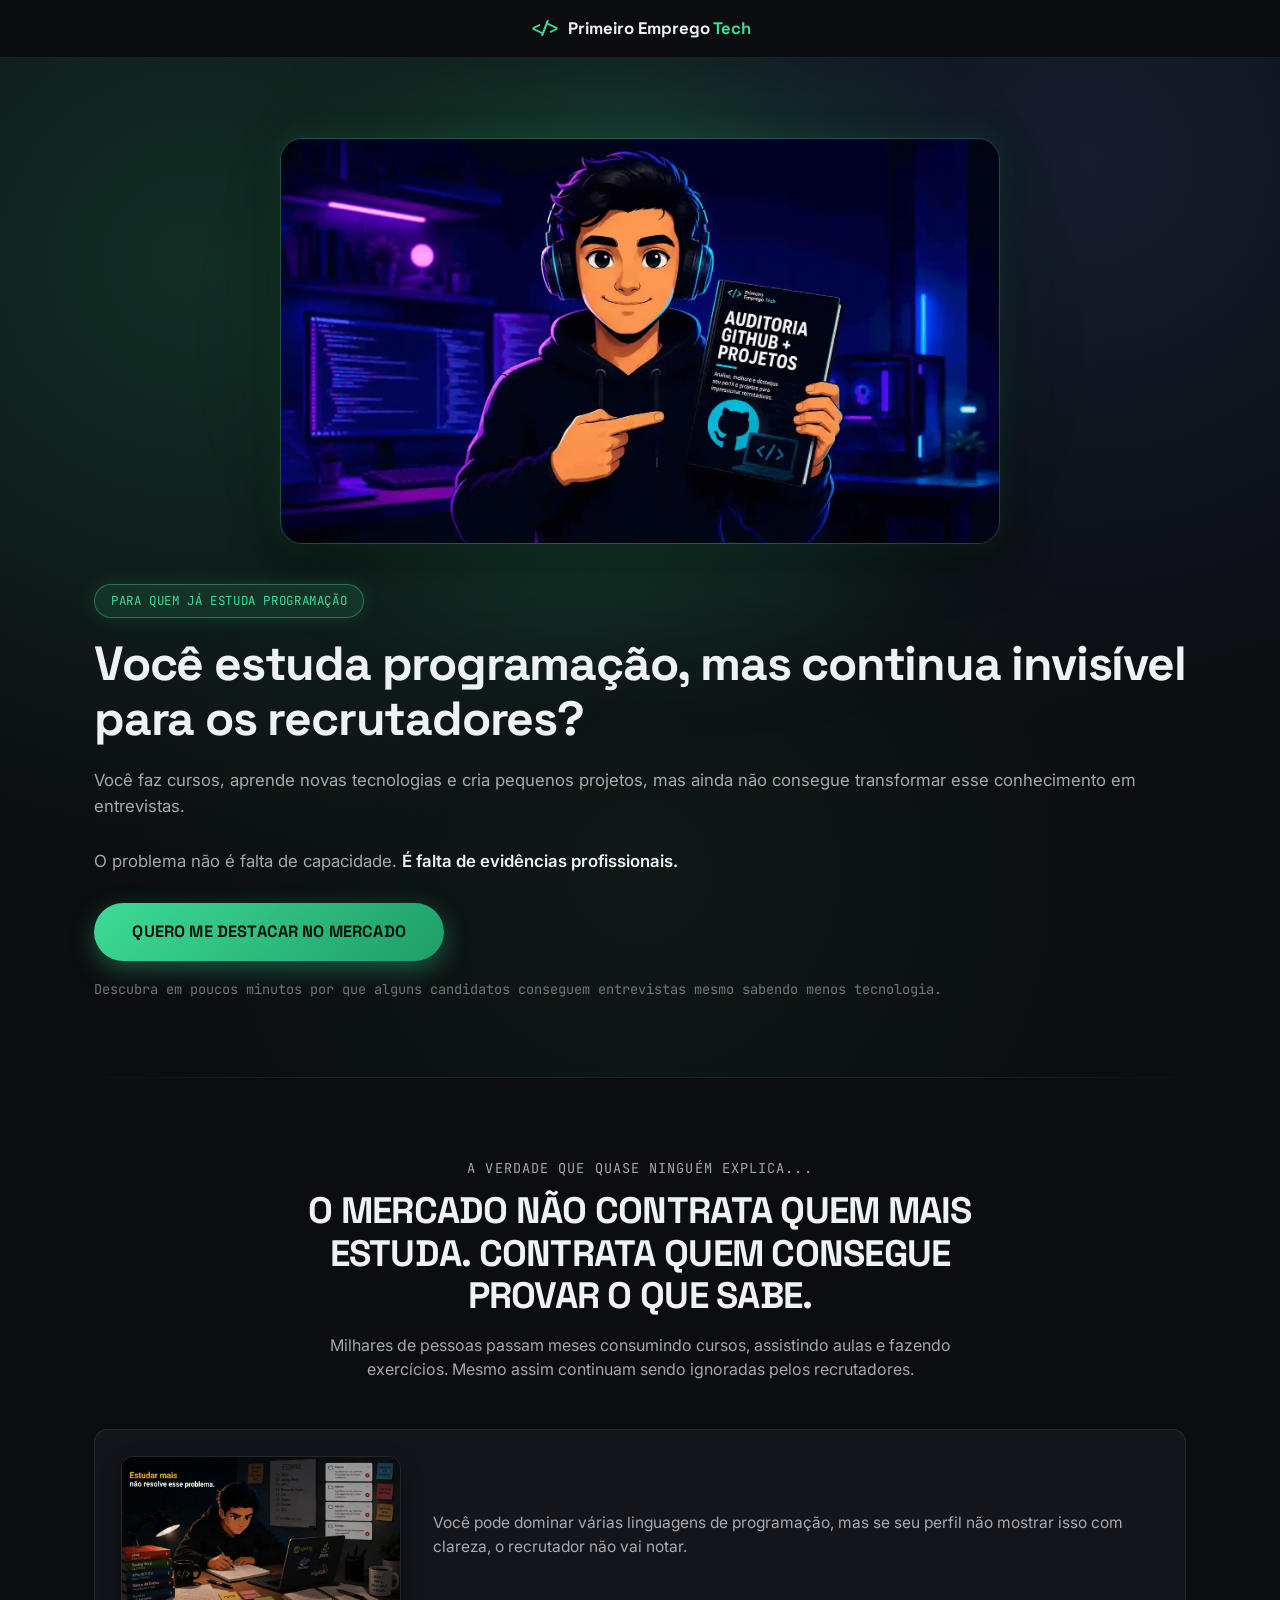
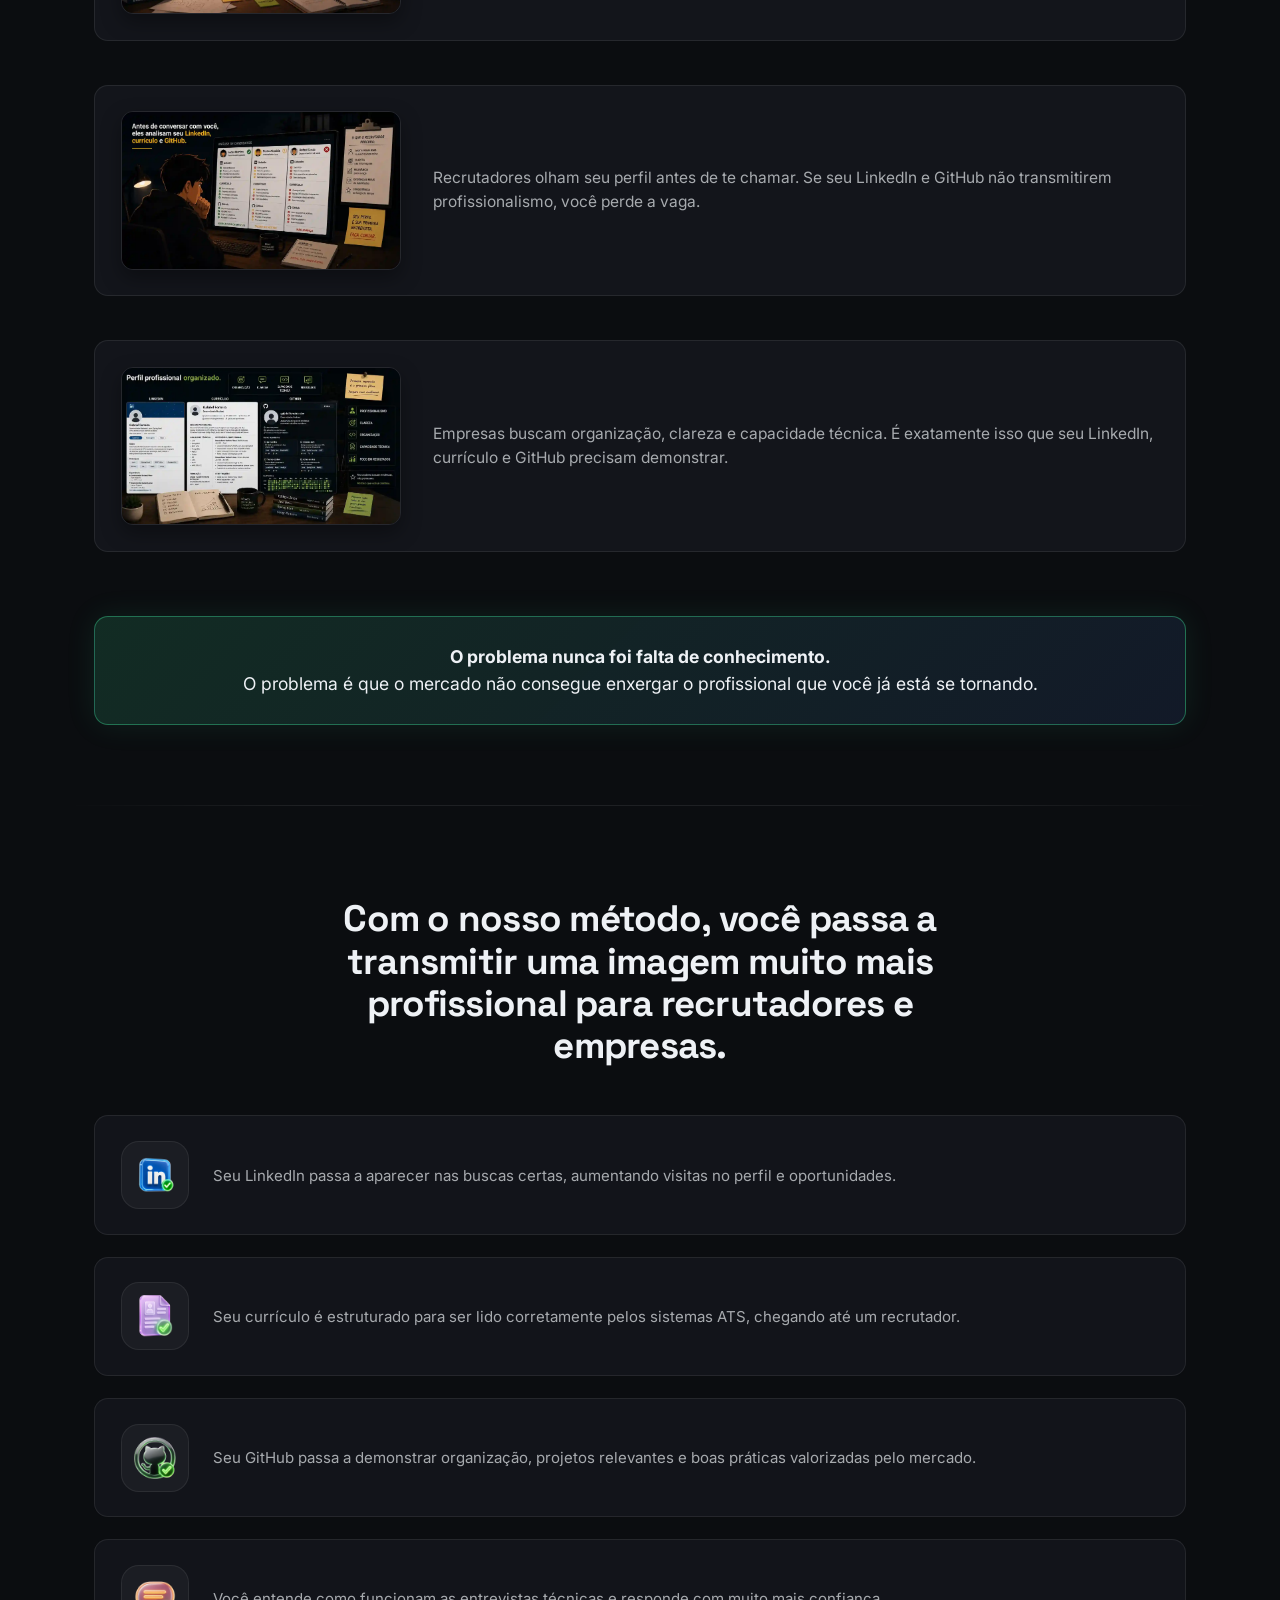
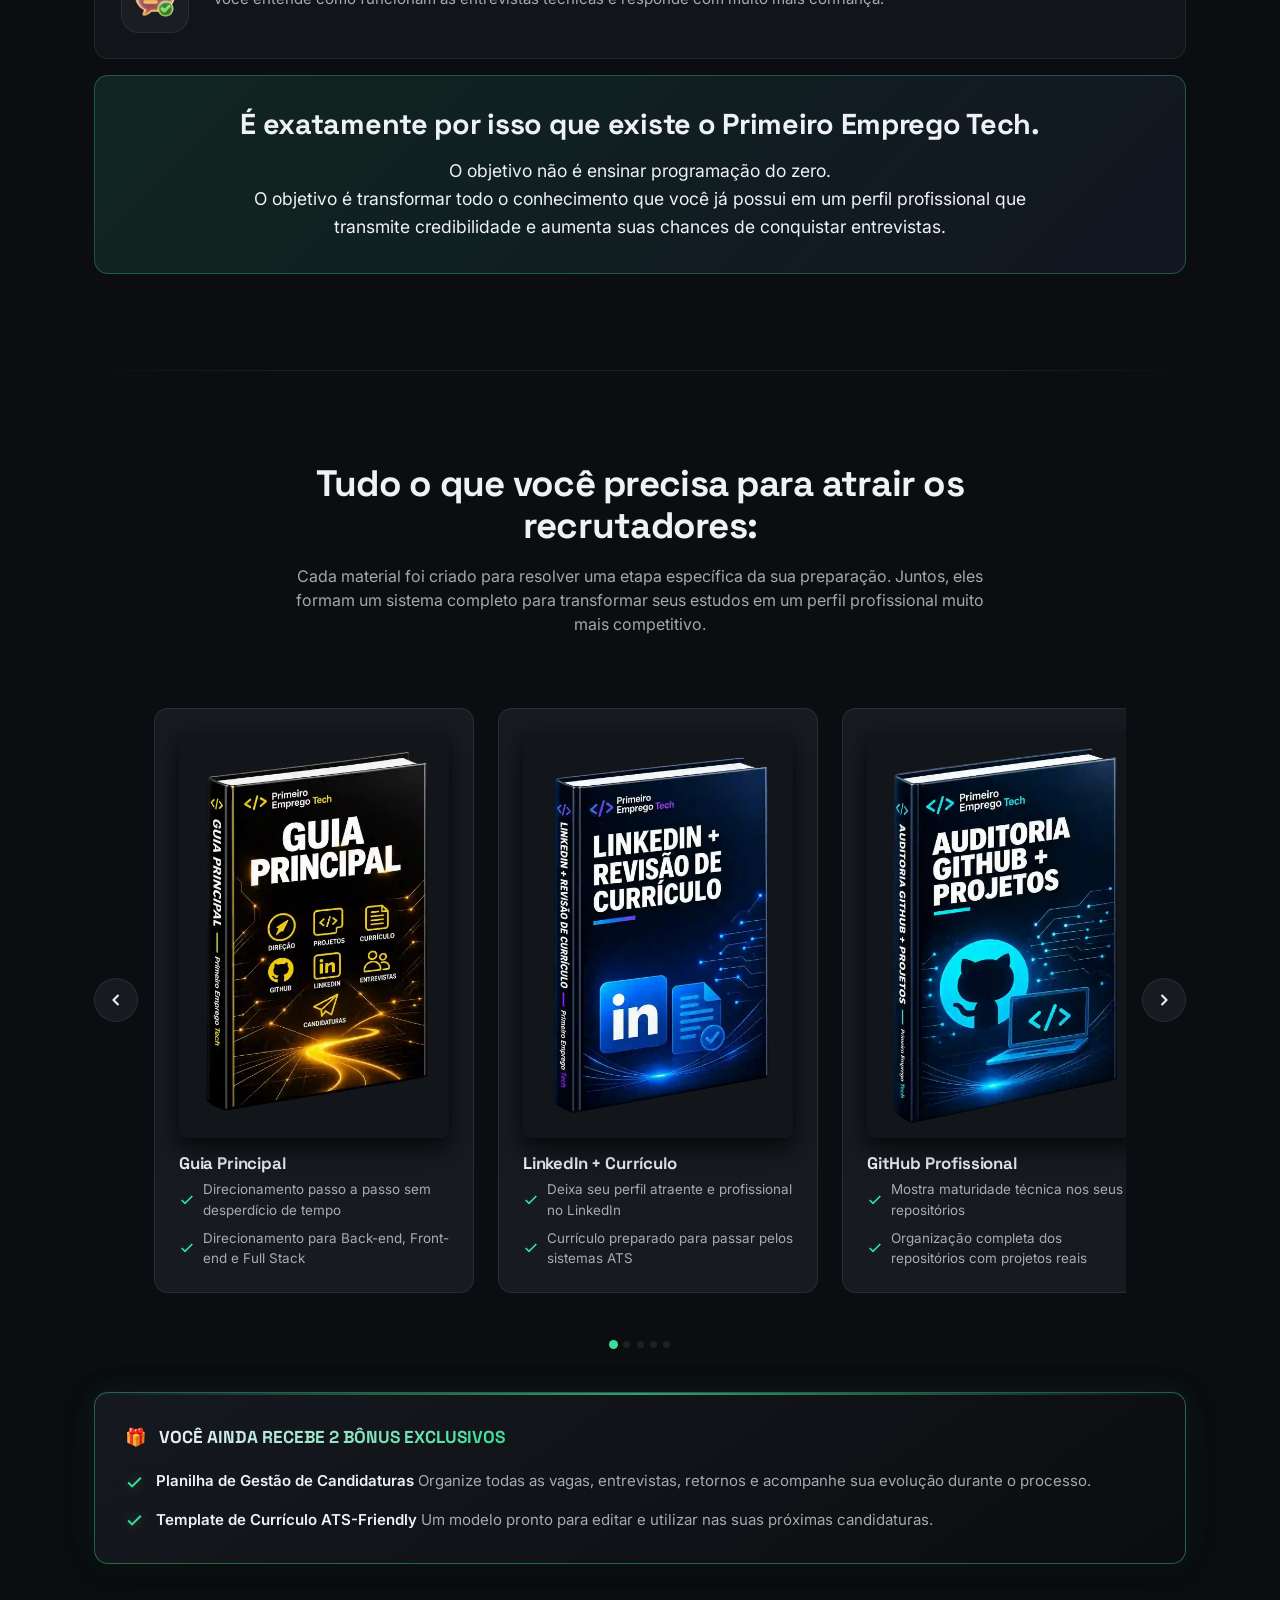
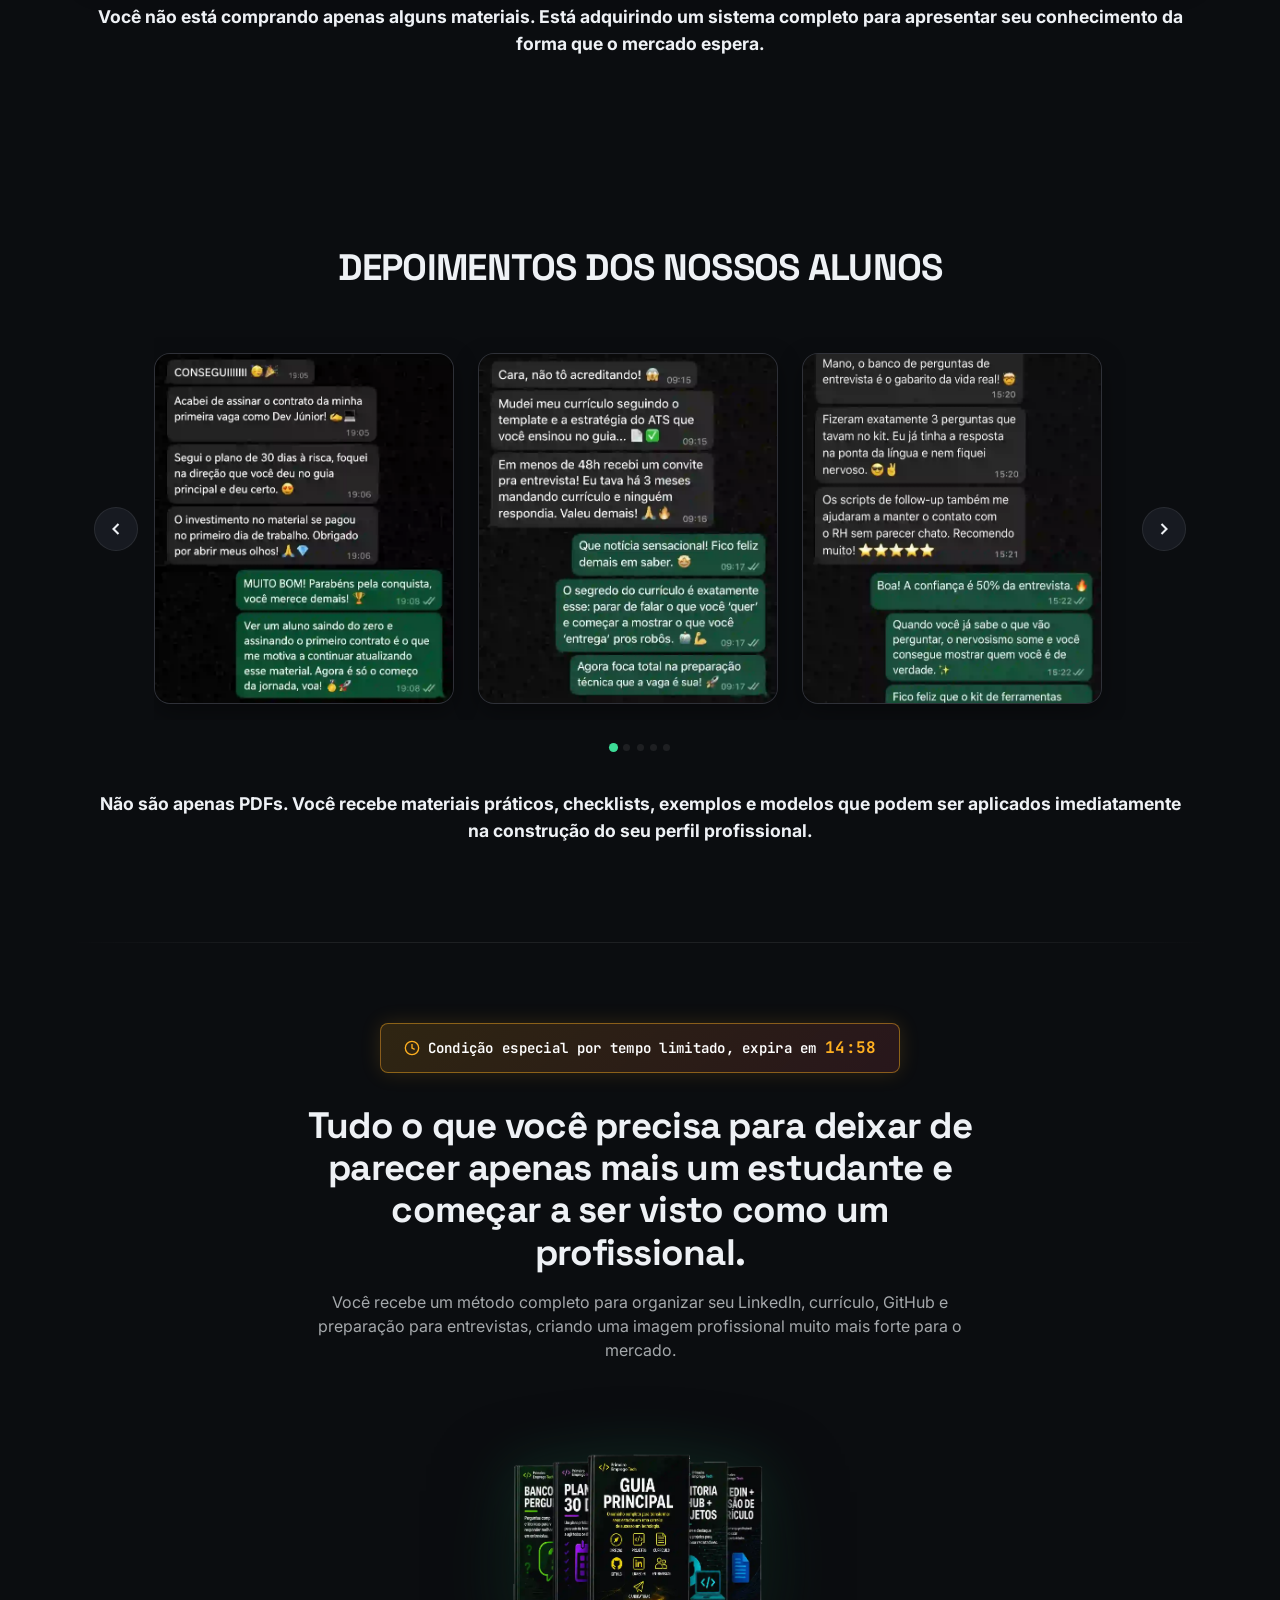
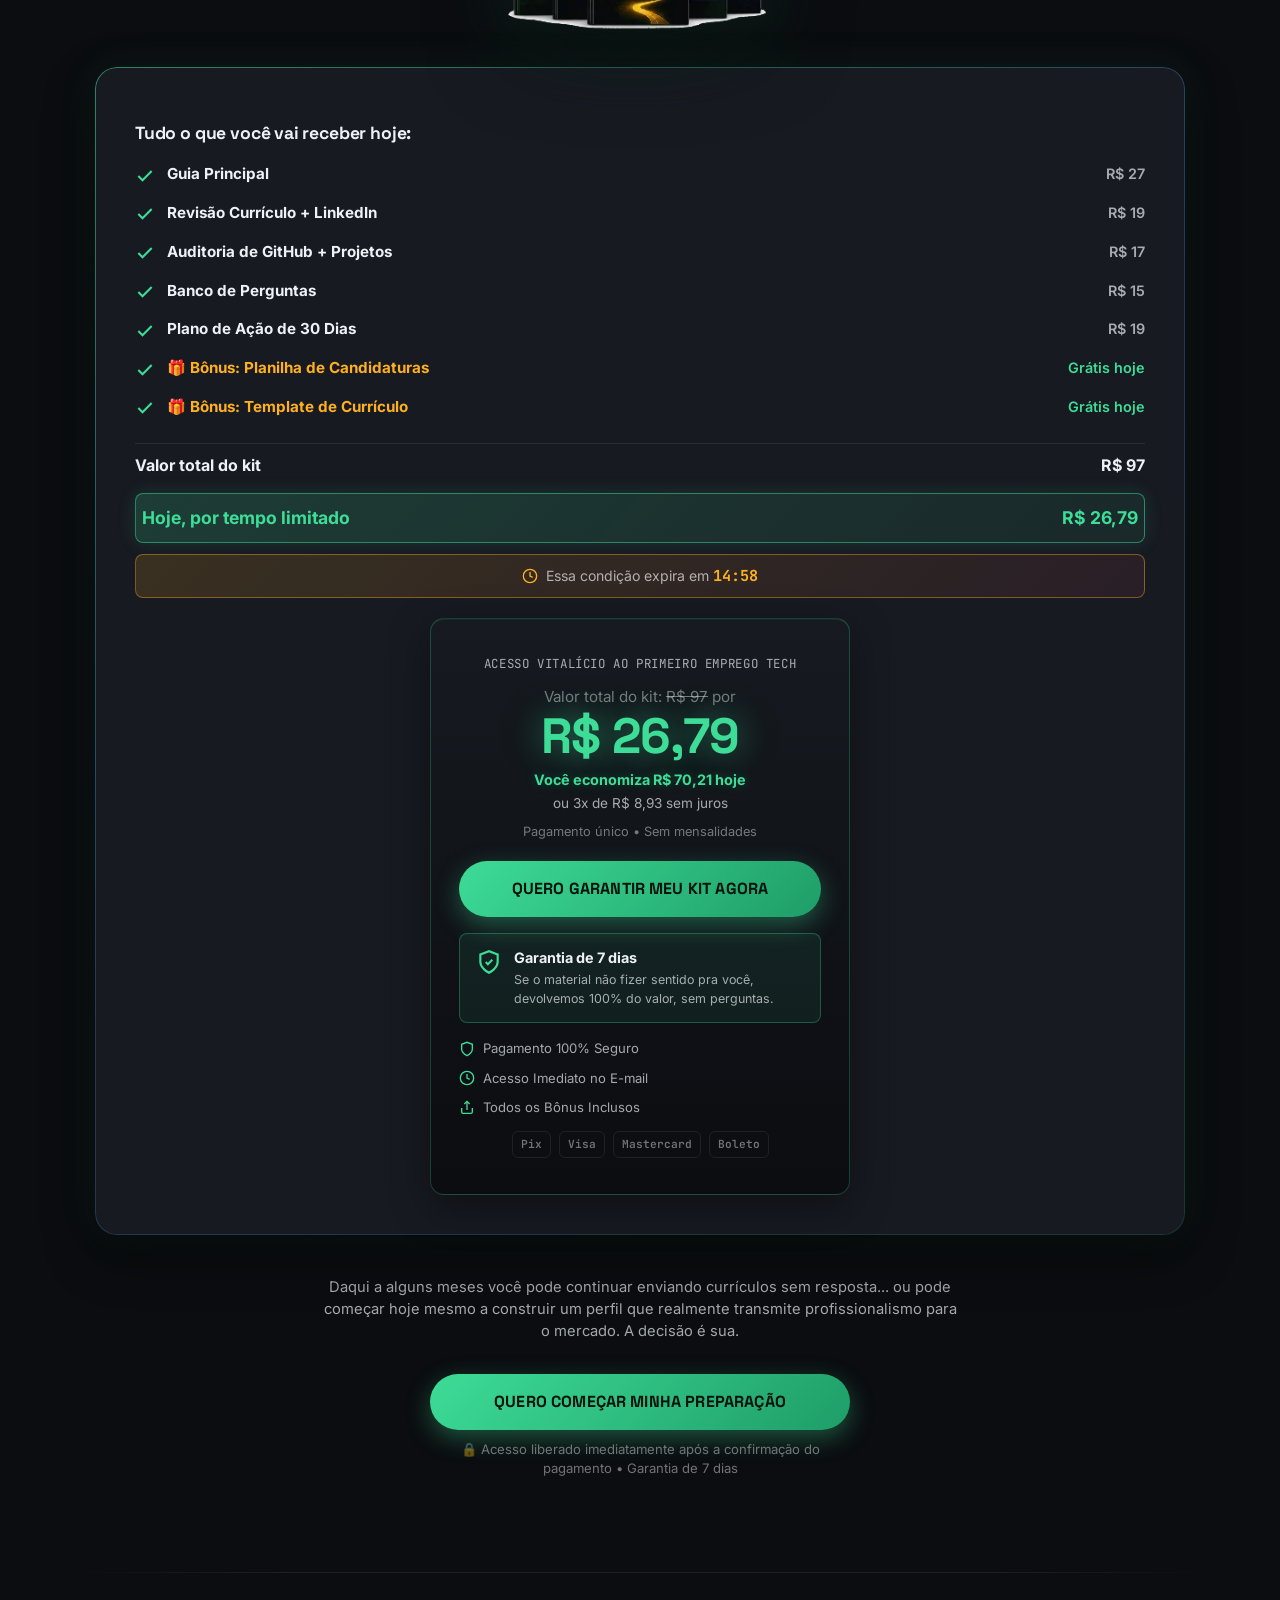
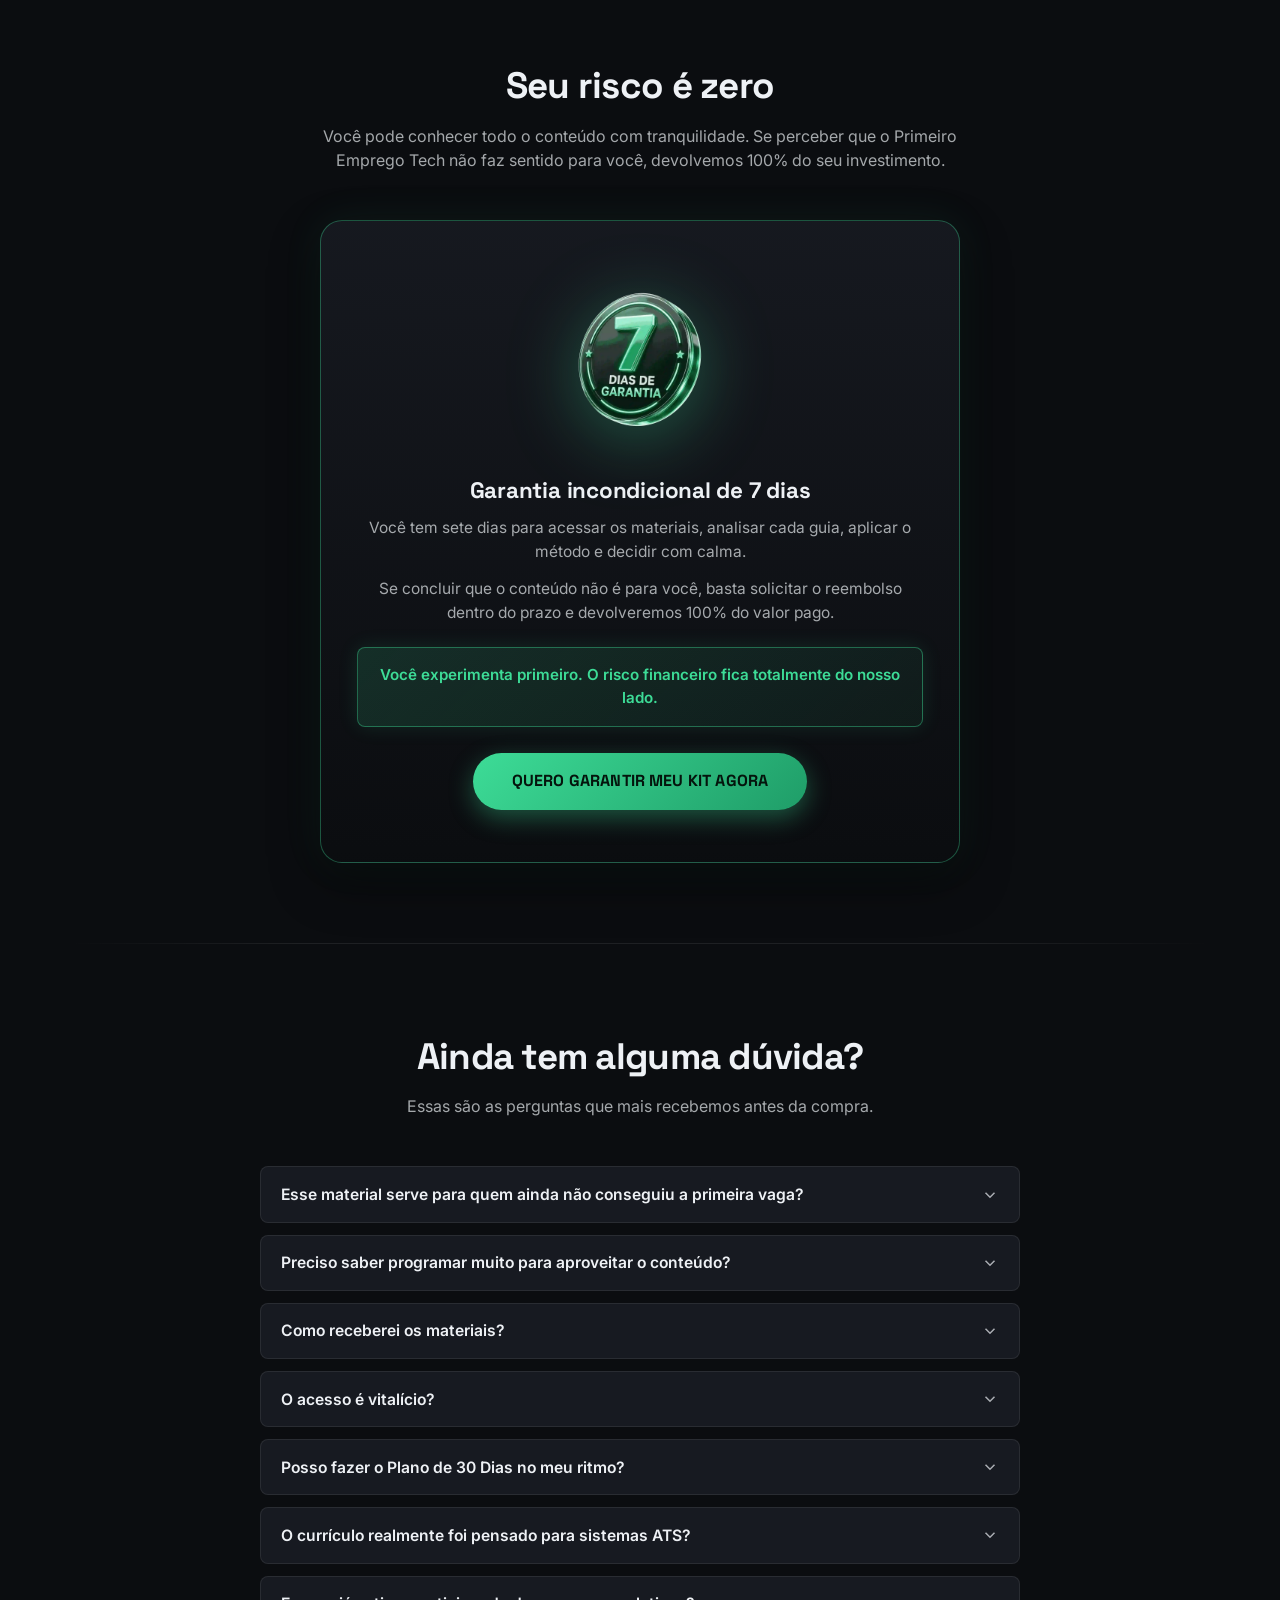
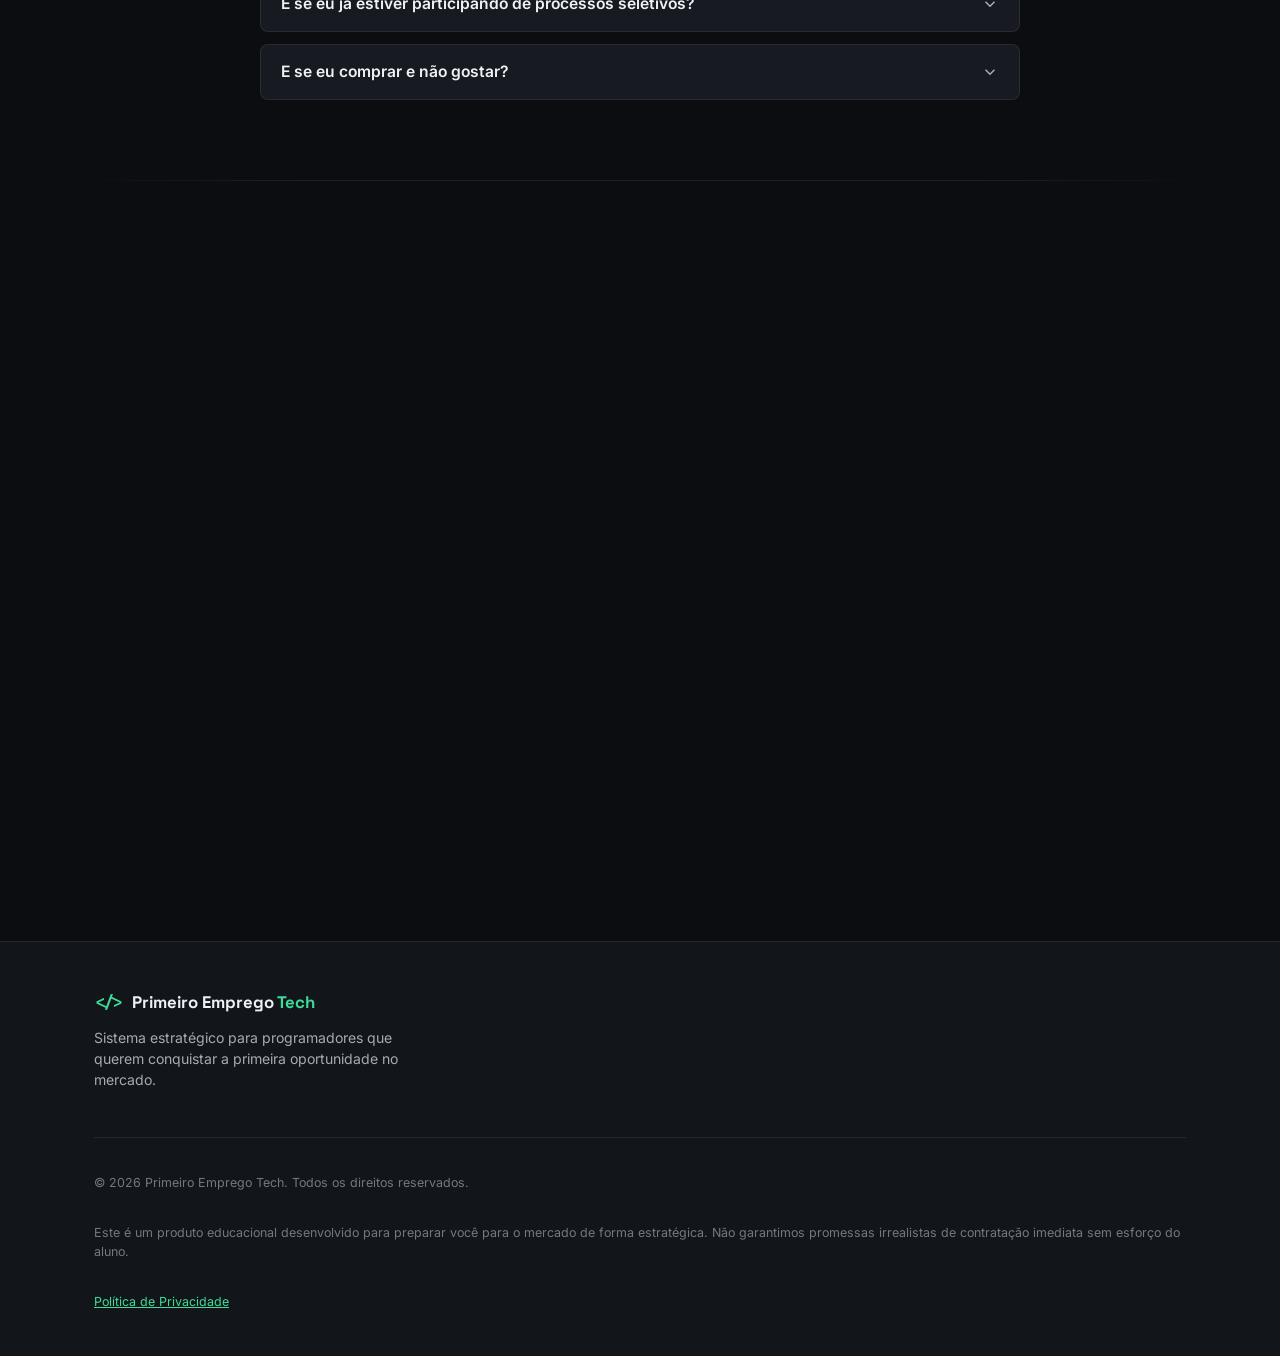
<file: index.html>
<!DOCTYPE html>
<html lang="pt-BR">

<head>
  <meta charset="UTF-8">
  <meta name="viewport" content="width=device-width, initial-scale=1.0">
  <title>Emprego Tech</title>
  <meta name="description"
    content="Transforme seus estudos em programação em um portfólio estratégico, currículo ATS e perfil no LinkedIn prontos para contratar.">
  <link rel="preconnect" href="https://fonts.googleapis.com">
  <link rel="preconnect" href="https://fonts.gstatic.com" crossorigin>
  <link
    href="https://fonts.googleapis.com/css2?family=Space+Grotesk:wght@500;600;700&family=Inter:wght@400;500;600;700&family=JetBrains+Mono:wght@400;500;600&display=swap"
    rel="stylesheet">
  <link rel="stylesheet" href="styles.css">
  <link rel="icon" href="image/favicon.svg" type="image/svg+xml">

  <noscript>
    <style>
      .reveal {
        opacity: 1 !important;
        transform: none !important;
      }
    </style>
  </noscript>

  <!-- Open Graph / Social Media -->
  <meta property="og:type" content="website">
  <meta property="og:title" content="Primeiro Emprego Tech | O Método Definitivo">
  <meta property="og:description" content="Transforme seus estudos em um perfil profissional que atrai recrutadores.">
  <meta property="og:url" content="https://emprego-tech.vercel.app/">
  <!-- A imagem precisa estar publicada exatamente nesse caminho absoluto. Depois de
       publicar, teste abrindo a URL abaixo direto no navegador para confirmar que ela
       carrega. Se trocar de domínio no futuro, atualize og:url e og:image juntos. -->
  <meta property="og:image" content="https://emprego-tech.vercel.app/image/livrosOferta.webp">
  <meta property="og:image:width" content="1200">
  <meta property="og:image:height" content="630">
  <meta property="og:locale" content="pt_BR">
  <meta name="twitter:card" content="summary_large_image">
  <meta name="twitter:title" content="Primeiro Emprego Tech | O Método Definitivo">
  <meta name="twitter:description" content="Transforme seus estudos em um perfil profissional que atrai recrutadores.">
  <meta name="twitter:image" content="https://emprego-tech.vercel.app/image/livrosOferta.webp">

  <noscript><img height="1" width="1" style="display:none"
      src="https://www.facebook.com/tr?id=2864833017210216&ev=PageView&noscript=1" /></noscript>
</head>

<body>

  <!-- ============ HEADER ============ -->

  <header id="siteHeader">
    <div class="container header-inner">
      <a href="#top" class="logo">
        <span class="logo-tag">&lt;/&gt;</span>
        <span class="logo-name">Primeiro Emprego <span>Tech</span></span>
      </a>


    </div>
  </header>

  <!-- ============ HERO ============ -->

  <section class="hero" id="top">

    <div class="container hero-grid">

      <!-- TEXTO -->

      <div class="hero-content reveal">

        <span class="hero-tag">
          PARA QUEM JÁ ESTUDA PROGRAMAÇÃO
        </span>

        <h1>
          Você estuda programação, mas continua invisível para os recrutadores?
        </h1>

        <p class="sub">
          Você faz cursos, aprende novas tecnologias e cria pequenos projetos,
          mas ainda não consegue transformar esse conhecimento em entrevistas.
        </p>

        <p class="sub">
          O problema não é falta de capacidade.
          <strong>É falta de evidências profissionais.</strong>
        </p>

        <div class="hero-ctas">
          <a href="#oferta" class="btn btn-primary btn-lg">
            QUERO ME DESTACAR NO MERCADO
          </a>
        </div>

        <p class="urgent-text">
          Descubra em poucos minutos por que alguns candidatos conseguem entrevistas mesmo sabendo menos tecnologia.
        </p>

      </div>

      <!-- IMAGEM -->

      <div class="hero-image-wrap reveal">

        <div class="hero-image-glow"></div>

        <img src="image/thumb.webp" alt="Apresentação do Kit Primeiro Emprego Tech" class="hero-video-thumb"
          decoding="async" fetchpriority="high">

      </div>

    </div>

  </section>

  <div class="divider-section">
    <div class="divider">
      <div class="line"></div>
    </div>
  </div>

  <!-- ============ DOR ============ -->

  <section class="section-pad" id="porque">

    <div class="container">

      <div class="section-head reveal">

        A verdade que quase ninguém explica...

        <h2>
          O MERCADO NÃO CONTRATA QUEM MAIS ESTUDA.
          CONTRATA QUEM CONSEGUE PROVAR O QUE SABE.
        </h2>

        <p class="desc">
          Milhares de pessoas passam meses consumindo cursos, assistindo aulas e fazendo exercícios. Mesmo assim
          continuam sendo ignoradas pelos recrutadores.
        </p>

      </div>


      <div class="pain-list-wrapper">

        <div class="pain-item reveal">

          <div class="pain-img-box">
            <img src="image/DorEstudando.webp" alt="Pessoa estudando programação" class="pain-img" loading="lazy"
              decoding="async">
          </div>

          <div class="pain-text">
            <p>
              Você pode dominar várias linguagens de programação, mas se seu perfil não mostrar isso com clareza, o
              recrutador não vai notar.
            </p>

          </div>

        </div>


        <div class="pain-item reveal">

          <div class="pain-img-box">
            <img src="image/DorRecrutador.webp" alt="Recrutador analisando candidatos" class="pain-img" loading="lazy"
              decoding="async">
          </div>

          <div class="pain-text">
            <p>
              Recrutadores olham seu perfil antes de te chamar. Se seu LinkedIn e GitHub não transmitirem
              profissionalismo, você perde a vaga.
            </p>

          </div>

        </div>


        <div class="pain-item reveal">

          <div class="pain-img-box">
            <img src="image/DorEvidencias.webp" alt="Perfil profissional organizado" class="pain-img" loading="lazy"
              decoding="async">
          </div>

          <div class="pain-text">
            <p>
              Empresas buscam organização, clareza e capacidade técnica. É exatamente isso que seu LinkedIn, currículo e
              GitHub precisam demonstrar.
            </p>

          </div>

        </div>


        <div class="pain-solution-banner reveal">

          <p>

            <strong>
              O problema nunca foi falta de conhecimento.
            </strong>

            <br>

            O problema é que o mercado não consegue enxergar o profissional que você já está se tornando.

          </p>

        </div>

      </div>

    </div>

  </section>

  <div class="divider-section">
    <div class="divider">
      <div class="line"></div>
    </div>
  </div>

  <!-- ============ BENEFÍCIOS ============ -->

  <section class="section-pad" id="beneficios">
    <div class="container">

      <div class="section-head reveal">
        <h2> Com o nosso método, você passa a transmitir uma imagem
          muito mais profissional para recrutadores e empresas.</h2>
      </div>

      <div class="benefits-grid">

        <div class="benefit-card reveal">
          <div class="benefit-icon icon-linkedin">
            <img src="image/icon_linkedin.webp" alt="LinkedIn Profissional" class="floating-icon">
          </div>

          <div class="benefit-content">
            <p>
              Seu LinkedIn passa a aparecer nas buscas certas, aumentando visitas no perfil e oportunidades.
            </p>
          </div>
        </div>

        <div class="benefit-card reveal">
          <div class="benefit-icon icon-curriculo">
            <img src="image/icon_curriculo.webp" alt="Currículo ATS" class="floating-icon">
          </div>

          <div class="benefit-content">
            <p>
              Seu currículo é estruturado para ser lido corretamente pelos sistemas ATS, chegando até um recrutador.
            </p>
          </div>
        </div>

        <div class="benefit-card reveal">
          <div class="benefit-icon icon-github">
            <img src="image/icon_github.webp" alt="GitHub Profissional" class="floating-icon">
          </div>

          <div class="benefit-content">
            <p>
              Seu GitHub passa a demonstrar organização, projetos relevantes e boas práticas valorizadas pelo mercado.
            </p>
          </div>
        </div>

        <div class="benefit-card reveal">
          <div class="benefit-icon icon-entrevistas">
            <img src="image/icon_entrevistas.webp" alt="Preparação para Entrevistas" class="floating-icon">
          </div>

          <div class="benefit-content">
            <p>
              Você entende como funcionam as entrevistas técnicas e responde com muito mais confiança.
            </p>
          </div>
        </div>

      </div>

      <div class="belief-highlight reveal">

        <h3>É exatamente por isso que existe o Primeiro Emprego Tech.</h3>

        <p>
          O objetivo não é ensinar programação do zero.
        </p>

        <p>
          O objetivo é transformar todo o conhecimento que você já possui em um perfil profissional que transmite
          credibilidade e aumenta suas chances de conquistar entrevistas.
        </p>

      </div>

    </div>
  </section>

  <div class="divider-section">
    <div class="divider">
      <div class="line"></div>
    </div>
  </div>

  <!-- ============ PRODUTO ============ -->

  <section class="section-pad" id="kit">
    <div class="container">

      <div class="section-head reveal">
        <h2>Tudo o que você precisa para atrair os recrutadores:</h2>

        <p class="desc">
          Cada material foi criado para resolver uma etapa específica da sua preparação. Juntos, eles formam um sistema
          completo para transformar seus estudos em um perfil profissional muito mais competitivo.
        </p>
      </div>

      <div class="product-carousel-wrapper">
        <button class="prod-nav-btn prev" id="prodPrev" aria-label="Anterior">
          <svg viewBox="0 0 24 24" fill="none" stroke="currentColor" stroke-width="2.5">
            <polyline points="15 18 9 12 15 6"></polyline>
          </svg>
        </button>

        <div class="product-grid">

          <!-- Guia Principal -->
          <div class="product-card reveal" data-c="gold">
            <img src="image/LivroGuia.webp" alt="Guia Principal" class="product-img" loading="lazy" decoding="async">
            <h3>Guia Principal</h3>
            <ul>
              <li>
                <svg viewBox="0 0 24 24" fill="none" stroke="currentColor" stroke-width="2.5">
                  <polyline points="20 6 9 17 4 12"></polyline>
                </svg>
                Direcionamento passo a passo sem desperdício de tempo
              </li>
              <li>
                <svg viewBox="0 0 24 24" fill="none" stroke="currentColor" stroke-width="2.5">
                  <polyline points="20 6 9 17 4 12"></polyline>
                </svg>
                Direcionamento para Back-end, Front-end e Full Stack
              </li>
            </ul>
          </div>

          <!-- LinkedIn -->
          <div class="product-card reveal" data-c="blue">
            <img src="image/LivroLinkdin.webp" alt="LinkedIn" class="product-img" loading="lazy" decoding="async">
            <h3>LinkedIn + Currículo</h3>
            <ul>
              <li>
                <svg viewBox="0 0 24 24" fill="none" stroke="currentColor" stroke-width="2.5">
                  <polyline points="20 6 9 17 4 12"></polyline>
                </svg>
                Deixa seu perfil atraente e profissional no LinkedIn
              </li>
              <li>
                <svg viewBox="0 0 24 24" fill="none" stroke="currentColor" stroke-width="2.5">
                  <polyline points="20 6 9 17 4 12"></polyline>
                </svg>
                Currículo preparado para passar pelos sistemas ATS
              </li>
            </ul>
          </div>

          <!-- GitHub -->
          <div class="product-card reveal" data-c="cyan">
            <img src="image/LivroGithub.webp" alt="GitHub" class="product-img" loading="lazy" decoding="async">
            <h3>GitHub Profissional</h3>
            <ul>
              <li>
                <svg viewBox="0 0 24 24" fill="none" stroke="currentColor" stroke-width="2.5">
                  <polyline points="20 6 9 17 4 12"></polyline>
                </svg>
                Mostra maturidade técnica nos seus repositórios
              </li>
              <li>
                <svg viewBox="0 0 24 24" fill="none" stroke="currentColor" stroke-width="2.5">
                  <polyline points="20 6 9 17 4 12"></polyline>
                </svg>
                Organização completa dos repositórios com projetos reais
              </li>
            </ul>
          </div>

          <!-- Entrevistas -->
          <div class="product-card reveal" data-c="green">
            <img src="image/LivroBanco.webp" alt="Banco de Perguntas" class="product-img" loading="lazy"
              decoding="async">
            <h3>Banco de Perguntas</h3>
            <ul>
              <li>
                <svg viewBox="0 0 24 24" fill="none" stroke="currentColor" stroke-width="2.5">
                  <polyline points="20 6 9 17 4 12"></polyline>
                </svg>
                Responde às perguntas mais comuns nos processos seletivos
              </li>
              <li>
                <svg viewBox="0 0 24 24" fill="none" stroke="currentColor" stroke-width="2.5">
                  <polyline points="20 6 9 17 4 12"></polyline>
                </svg>
                +100 perguntas de lógica, estruturas de dados e programação
              </li>
            </ul>
          </div>

          <!-- Plano de Ação -->
          <div class="product-card reveal" data-c="purple">
            <img src="image/LivroPlano.webp" alt="Plano de Ação" class="product-img" loading="lazy" decoding="async">
            <h3>Plano de Ação</h3>
            <ul>
              <li>
                <svg viewBox="0 0 24 24" fill="none" stroke="currentColor" stroke-width="2.5">
                  <polyline points="20 6 9 17 4 12"></polyline>
                </svg>
                Organização diária das tarefas
              </li>
              <li>
                <svg viewBox="0 0 24 24" fill="none" stroke="currentColor" stroke-width="2.5">
                  <polyline points="20 6 9 17 4 12"></polyline>
                </svg>
                Metas claras durante 30 dias
              </li>
            </ul>
          </div>

        </div>

        <button class="prod-nav-btn next" id="prodNext" aria-label="Próximo">
          <svg viewBox="0 0 24 24" fill="none" stroke="currentColor" stroke-width="2.5">
            <polyline points="9 18 15 12 9 6"></polyline>
          </svg>
        </button>
      </div>

      <div class="product-dots" id="prodDots"></div>

      <div class="bonus-box-wrapper reveal">

        <div class="bonus-box-header">
          🎁
          <span>VOCÊ AINDA RECEBE 2 BÔNUS EXCLUSIVOS</span>
        </div>

        <ul class="bonus-list">

          <li>

            <svg viewBox="0 0 24 24" fill="none" stroke="currentColor" stroke-width="2.5">
              <polyline points="20 6 9 17 4 12"></polyline>
            </svg>

            <span>

              <b>Planilha de Gestão de Candidaturas</b>

              Organize todas as vagas, entrevistas, retornos e acompanhe sua evolução durante o processo.

            </span>

          </li>

          <li>

            <svg viewBox="0 0 24 24" fill="none" stroke="currentColor" stroke-width="2.5">
              <polyline points="20 6 9 17 4 12"></polyline>
            </svg>

            <span>

              <b>Template de Currículo ATS-Friendly</b>

              Um modelo pronto para editar e utilizar nas suas próximas candidaturas.

            </span>

          </li>

        </ul>

      </div>

      <p class="desc machine-text reveal">

        <strong>

          Você não está comprando apenas alguns materiais.

          Está adquirindo um sistema completo para apresentar seu conhecimento da forma que o mercado espera.

        </strong>

      </p>

    </div>
  </section>

  <!-- ============ DEPOIMENTOS ============ -->

  <section class="section-pad" id="feedback">

    <div class="container">

      <div class="section-head reveal">

        <h2>DEPOIMENTOS DOS NOSSOS ALUNOS</h2>

      </div>

      <div class="product-carousel-wrapper">

        <button class="prod-nav-btn prev" id="feedPrev" aria-label="Anterior">

          <svg viewBox="0 0 24 24" fill="none" stroke="currentColor" stroke-width="2.5">
            <polyline points="15 18 9 12 15 6"></polyline>
          </svg>

        </button>

        <div class="feedback-grid">

          <div class="feedback-card reveal">
            <img src="image/Depoimento2.webp" alt="Prévia do Guia Principal" class="feedback-img" loading="lazy"
              decoding="async">
          </div>

          <div class="feedback-card reveal">
            <img src="image/Depoimento5.webp" alt="Exemplo de LinkedIn otimizado" class="feedback-img" loading="lazy"
              decoding="async">
          </div>

          <div class="feedback-card reveal">
            <img src="image/Depoimento3.webp" alt="Exemplo de GitHub profissional" class="feedback-img" loading="lazy"
              decoding="async">
          </div>

          <div class="feedback-card reveal">
            <img src="image/Depoimento4.webp" alt="Exemplo de currículo ATS" class="feedback-img" loading="lazy"
              decoding="async">
          </div>

          <div class="feedback-card reveal">
            <img src="image/Depoimento1.webp" alt="Exemplo de currículo ATS" class="feedback-img" loading="lazy"
              decoding="async">
          </div>

        </div>

        <button class="prod-nav-btn next" id="feedNext" aria-label="Próximo">

          <svg viewBox="0 0 24 24" fill="none" stroke="currentColor" stroke-width="2.5">
            <polyline points="9 18 15 12 9 6"></polyline>
          </svg>

        </button>

      </div>

      <div class="product-dots" id="feedDots"></div>

      <p class="machine-text">

        <strong>
          Não são apenas PDFs. Você recebe materiais práticos, checklists, exemplos e modelos que podem ser aplicados
          imediatamente na construção do seu perfil profissional.
        </strong>

      </p>

    </div>

  </section>

  <div class="divider-section">
    <div class="divider">
      <div class="line"></div>
    </div>
  </div>

  <!-- ============ OFERTA ============ -->

  <section class="section-pad" id="oferta">
    <div class="container">

      <div class="urgency-banner reveal">
        <svg viewBox="0 0 24 24" fill="none" stroke="currentColor" stroke-width="2">
          <circle cx="12" cy="12" r="10"></circle>
          <polyline points="12 6 12 12 16 14"></polyline>
        </svg>
        <span>Condição especial por tempo limitado, expira em <span class="js-countdown"
            id="countdown">15:00</span></span>
      </div>

      <div class="section-head reveal">
        <h2>Tudo o que você precisa para deixar de parecer apenas mais um estudante e começar a ser visto como um
          profissional.</h2>
        <p class="desc">
          Você recebe um método completo para organizar seu LinkedIn, currículo, GitHub e preparação para entrevistas,
          criando uma imagem profissional muito mais forte para o mercado.
        </p>
      </div>

      <div class="offer-wrapper reveal">

        <div class="offer-header-img">
          <img src="image/livrosOferta.webp" alt="Kit Primeiro Emprego Tech completo" class="offer-img" loading="lazy"
            decoding="async">
        </div>

        <div class="offer-card">

          <div class="offer-left-col">
            <div class="offer-list-header">
              <h3>Tudo o que você vai receber hoje:</h3>
            </div>

            <ul class="offer-list">

              <li>
                <svg viewBox="0 0 24 24" fill="none" stroke="currentColor" stroke-width="2.5">
                  <polyline points="20 6 9 17 4 12"></polyline>
                </svg>
                <span>
                  <strong>Guia Principal</strong>
                </span>
                <span class="offer-item-price">R$ 27</span>
              </li>

              <li>
                <svg viewBox="0 0 24 24" fill="none" stroke="currentColor" stroke-width="2.5">
                  <polyline points="20 6 9 17 4 12"></polyline>
                </svg>
                <span>
                  <strong>Revisão Currículo + LinkedIn</strong>
                </span>
                <span class="offer-item-price">R$ 19</span>
              </li>

              <li>
                <svg viewBox="0 0 24 24" fill="none" stroke="currentColor" stroke-width="2.5">
                  <polyline points="20 6 9 17 4 12"></polyline>
                </svg>
                <span>
                  <strong>Auditoria de GitHub + Projetos</strong>
                </span>
                <span class="offer-item-price">R$ 17</span>
              </li>

              <li>
                <svg viewBox="0 0 24 24" fill="none" stroke="currentColor" stroke-width="2.5">
                  <polyline points="20 6 9 17 4 12"></polyline>
                </svg>
                <span>
                  <strong>Banco de Perguntas</strong>
                </span>
                <span class="offer-item-price">R$ 15</span>
              </li>

              <li>
                <svg viewBox="0 0 24 24" fill="none" stroke="currentColor" stroke-width="2.5">
                  <polyline points="20 6 9 17 4 12"></polyline>
                </svg>
                <span>
                  <strong>Plano de Ação de 30 Dias</strong>
                </span>
                <span class="offer-item-price">R$ 19</span>
              </li>

              <li class="bonus-item">
                <svg viewBox="0 0 24 24" fill="none" stroke="currentColor" stroke-width="2.5">
                  <polyline points="20 6 9 17 4 12"></polyline>
                </svg>
                <span>
                  <strong>🎁 Bônus: Planilha de Candidaturas</strong>
                </span>
                <span class="offer-item-price">Grátis hoje</span>
              </li>

              <li class="bonus-item">
                <svg viewBox="0 0 24 24" fill="none" stroke="currentColor" stroke-width="2.5">
                  <polyline points="20 6 9 17 4 12"></polyline>
                </svg>
                <span>
                  <strong>🎁 Bônus: Template de Currículo</strong>
                </span>
                <span class="offer-item-price">Grátis hoje</span>
              </li>
            </ul>

            <div class="value-stack">
              <div class="value-row total"><span>Valor total do kit</span><span>R$ 97</span></div>
              <div class="value-row highlight">
                <span>Hoje, por tempo limitado</span>
                <span>R$ 26,79</span>
              </div>
              <div class="value-countdown">
                <svg viewBox="0 0 24 24" fill="none" stroke="currentColor" stroke-width="2">
                  <circle cx="12" cy="12" r="10"></circle>
                  <polyline points="12 6 12 12 16 14"></polyline>
                </svg>
                <span>Essa condição expira em <strong class="js-countdown">15:00</strong></span>
              </div>
            </div>

          </div>

          <div class="offer-price-col">

            <span class="offer-price-label">
              Acesso vitalício ao Primeiro Emprego Tech
            </span>

            <span class="offer-old-price">
              Valor total do kit: <s>R$ 97</s> por
            </span>

            <span class="offer-new-price">
              R$ 26,79
            </span>

            <span class="offer-savings">
              Você economiza R$ 70,21 hoje
            </span>

            <span class="offer-installment">
              ou 3x de R$ 8,93 sem juros
            </span>

            <span class="offer-price-note">
              Pagamento único • Sem mensalidades
            </span>

            <a href="https://pay.kiwify.com.br/8sbjLgX" class="btn btn-primary btn-lg buy-btn" target="_blank"
              rel="noopener noreferrer">
              QUERO GARANTIR MEU KIT AGORA
            </a>

            <div class="guarantee-box">
              <svg viewBox="0 0 24 24" fill="none" stroke="currentColor" stroke-width="2">
                <path d="M12 22s8-4 8-10V5l-8-3-8 3v7c0 6 8 10 8 10z"></path>
                <polyline points="9 12 11 14 15 10"></polyline>
              </svg>
              <div>
                <strong>Garantia de 7 dias</strong>
                <small>Se o material não fizer sentido pra você, devolvemos 100% do valor, sem perguntas.</small>
              </div>
            </div>

            <div class="trust-row">

              <div class="trust-item">
                <svg viewBox="0 0 24 24" fill="none" stroke="currentColor" stroke-width="2">
                  <path d="M12 22s8-4 8-10V5l-8-3-8 3v7c0 6 8 10 8 10z"></path>
                </svg>
                Pagamento 100% Seguro
              </div>

              <div class="trust-item">
                <svg viewBox="0 0 24 24" fill="none" stroke="currentColor" stroke-width="2">
                  <circle cx="12" cy="12" r="10"></circle>
                  <polyline points="12 6 12 12 16 14"></polyline>
                </svg>
                Acesso Imediato no E-mail
              </div>

              <div class="trust-item">
                <svg viewBox="0 0 24 24" fill="none" stroke="currentColor" stroke-width="2">
                  <path d="M20 12v6a2 2 0 0 1-2 2H6a2 2 0 0 1-2-2v-6"></path>
                  <polyline points="16 6 12 2 8 6"></polyline>
                  <line x1="12" y1="2" x2="12" y2="15"></line>
                </svg>
                Todos os Bônus Inclusos
              </div>

            </div>

            <div class="payment-methods">
              <span>Pix</span>
              <span>Visa</span>
              <span>Mastercard</span>
              <span>Boleto</span>
            </div>

          </div>

        </div>

        <p class="offer-footer-text">

          Daqui a alguns meses você pode continuar enviando currículos sem resposta...

          ou pode começar hoje mesmo a construir um perfil que realmente transmite profissionalismo para o mercado.

          A decisão é sua.

        </p>

        <div class="offer-second-cta">
          <a href="https://pay.kiwify.com.br/8sbjLgX" class="btn btn-primary btn-lg buy-btn" target="_blank"
            rel="noopener noreferrer">
            QUERO COMEÇAR MINHA PREPARAÇÃO
          </a>
          <p class="offer-second-cta-note">
            🔒 Acesso liberado imediatamente após a confirmação do pagamento • Garantia de 7 dias
          </p>
        </div>

      </div>

    </div>
  </section>

  <div class="divider-section">
    <div class="divider">
      <div class="line"></div>
    </div>
  </div>

  <!-- ============ GARANTIA ============ -->

  <section class="section-pad" id="garantia">
    <div class="container">

      <div class="section-head reveal">
        <h2>Seu risco é zero</h2>

        <p class="desc">
          Você pode conhecer todo o conteúdo com tranquilidade. Se perceber que o Primeiro Emprego Tech não faz sentido
          para você, devolvemos 100% do seu investimento.
        </p>
      </div>

      <div class="guarantee-section-box reveal">

        <div class="guarantee-section-badge">
          <img src="image/selo-garantia-3d.webp" alt="Garantia de 7 Dias" width="180" loading="lazy" decoding="async">
        </div>

        <h3>Garantia incondicional de 7 dias</h3>

        <p>
          Você tem sete dias para acessar os materiais, analisar cada guia, aplicar o método e decidir com calma.
        </p>

        <p>
          Se concluir que o conteúdo não é para você, basta solicitar o reembolso dentro do prazo e devolveremos 100% do
          valor pago.
        </p>

        <div class="guarantee-highlight">
          Você experimenta primeiro. O risco financeiro fica totalmente do nosso lado.
        </div>

        <a href="#oferta" class="btn btn-primary btn-lg buy-btn">
          QUERO GARANTIR MEU KIT AGORA
        </a>

      </div>

    </div>
  </section>

  <div class="divider-section">
    <div class="divider">
      <div class="line"></div>
    </div>
  </div>

  <!-- ============ FAQ ============ -->

  <section class="section-pad" id="faq">

    <div class="container">

      <div class="section-head reveal">

        <h2>Ainda tem alguma dúvida?</h2>

        <p class="desc">
          Essas são as perguntas que mais recebemos antes da compra.
        </p>

      </div>

      <div class="faq-list" id="faqList">

        <div class="faq-item">

          <button class="faq-q" aria-expanded="false">
            Esse material serve para quem ainda não conseguiu a primeira vaga?

            <svg viewBox="0 0 24 24" fill="none" stroke="currentColor" stroke-width="2">
              <polyline points="6 9 12 15 18 9"></polyline>
            </svg>

          </button>

          <div class="faq-a">

            <div class="faq-a-inner">
              Sim. O Primeiro Emprego Tech foi criado justamente para estudantes de programação que desejam conquistar a
              primeira oportunidade profissional e precisam aprender a apresentar melhor seus conhecimentos ao mercado.
            </div>

          </div>

        </div>

        <div class="faq-item">

          <button class="faq-q" aria-expanded="false">
            Preciso saber programar muito para aproveitar o conteúdo?

            <svg viewBox="0 0 24 24" fill="none" stroke="currentColor" stroke-width="2">
              <polyline points="6 9 12 15 18 9"></polyline>
            </svg>

          </button>

          <div class="faq-a">

            <div class="faq-a-inner">
              Não. O material não ensina programação do zero. Ele mostra como transformar o conhecimento que você já
              possui em um perfil profissional mais atrativo para recrutadores.
            </div>

          </div>

        </div>

        <div class="faq-item">

          <button class="faq-q" aria-expanded="false">
            Como receberei os materiais?

            <svg viewBox="0 0 24 24" fill="none" stroke="currentColor" stroke-width="2">
              <polyline points="6 9 12 15 18 9"></polyline>
            </svg>

          </button>

          <div class="faq-a">

            <div class="faq-a-inner">
              Após a confirmação do pagamento, você receberá imediatamente um e-mail com acesso ao kit completo para
              download.
            </div>

          </div>

        </div>

        <div class="faq-item">

          <button class="faq-q" aria-expanded="false">
            O acesso é vitalício?

            <svg viewBox="0 0 24 24" fill="none" stroke="currentColor" stroke-width="2">
              <polyline points="6 9 12 15 18 9"></polyline>
            </svg>

          </button>

          <div class="faq-a">

            <div class="faq-a-inner">
              Sim. Depois da compra, o material será seu para sempre e poderá ser consultado sempre que precisar.
            </div>

          </div>

        </div>

        <div class="faq-item">

          <button class="faq-q" aria-expanded="false">
            Posso fazer o Plano de 30 Dias no meu ritmo?

            <svg viewBox="0 0 24 24" fill="none" stroke="currentColor" stroke-width="2">
              <polyline points="6 9 12 15 18 9"></polyline>
            </svg>

          </button>

          <div class="faq-a">

            <div class="faq-a-inner">
              Sim. O cronograma serve como um guia. Você pode adaptar as tarefas de acordo com sua rotina e
              disponibilidade.
            </div>

          </div>

        </div>

        <div class="faq-item">

          <button class="faq-q" aria-expanded="false">
            O currículo realmente foi pensado para sistemas ATS?

            <svg viewBox="0 0 24 24" fill="none" stroke="currentColor" stroke-width="2">
              <polyline points="6 9 12 15 18 9"></polyline>
            </svg>

          </button>

          <div class="faq-a">

            <div class="faq-a-inner">
              Sim. O modelo segue boas práticas utilizadas para facilitar a leitura dos sistemas automáticos de
              recrutamento e também dos recrutadores.
            </div>

          </div>

        </div>

        <div class="faq-item">

          <button class="faq-q" aria-expanded="false">
            E se eu já estiver participando de processos seletivos?

            <svg viewBox="0 0 24 24" fill="none" stroke="currentColor" stroke-width="2">
              <polyline points="6 9 12 15 18 9"></polyline>
            </svg>

          </button>

          <div class="faq-a">

            <div class="faq-a-inner">
              Melhor ainda. Você poderá aplicar imediatamente as melhorias no LinkedIn, currículo, GitHub e utilizar o
              banco de perguntas para se preparar para as próximas entrevistas.
            </div>

          </div>

        </div>

        <div class="faq-item">

          <button class="faq-q" aria-expanded="false">
            E se eu comprar e não gostar?

            <svg viewBox="0 0 24 24" fill="none" stroke="currentColor" stroke-width="2">
              <polyline points="6 9 12 15 18 9"></polyline>
            </svg>

          </button>

          <div class="faq-a">

            <div class="faq-a-inner">
              Você está protegido pela Garantia Incondicional de 7 Dias. Se concluir que o material não era o que
              esperava, basta solicitar o reembolso dentro do prazo e devolveremos 100% do valor pago.
            </div>

          </div>

        </div>

      </div>

    </div>

  </section>

  <div class="divider-section">
    <div class="divider">
      <div class="line"></div>
    </div>
  </div>

  <!-- ============ CTA FINAL ============ -->

  <section class="section-pad final-cta">

    <div class="container">

      <div class="final-cta-box reveal">

        <span class="final-tag">
          O próximo passo depende apenas de você.
        </span>

        <h2>
          Você pode continuar estudando sem ser notado...
          <br>
          ou começar hoje a construir um perfil que chama a atenção dos recrutadores.
        </h2>

        <p>
          O conhecimento técnico você já está adquirindo.
          Agora é hora de aprender a apresentá-lo da forma que o mercado realmente procura.
        </p>

        <div class="final-price">

          <span class="old-price">
            De <s>R$ 97,00</s>
          </span>

          <span class="new-price">
            por apenas <strong>R$ 26,79</strong>
          </span>

        </div>

        <a href="#oferta" class="btn btn-primary btn-lg buy-btn">
          QUERO GARANTIR MEU KIT AGORA
        </a>

        <small>
          ✔ Acesso imediato • ✔ Pagamento seguro • ✔ Garantia de 7 dias
        </small>

      </div>

    </div>

  </section>

  <!-- ============ FOOTER ============ -->

  <footer>
    <div class="container">
      <div class="footer-top">
        <div>
          <a href="#top" class="logo">
            <span class="logo-tag">&lt;/&gt;</span>
            <span class="logo-name">Primeiro Emprego <span>Tech</span></span>
          </a>
          <p class="footer-desc">Sistema estratégico para programadores que querem conquistar a primeira oportunidade no
            mercado.</p>
        </div>
      </div>
      <div class="footer-bottom">
        <p>© 2026 Primeiro Emprego Tech. Todos os direitos reservados.</p>
        <p>Este é um produto educacional desenvolvido para preparar você para o mercado de forma estratégica. Não
          garantimos promessas irrealistas de contratação imediata sem esforço do aluno.</p>
        <p><a href="privacidade.html" style="color:var(--accent);text-decoration:underline;">Política de Privacidade</a>
        </p>
      </div>
    </div>
  </footer>

  <script src="script.js"></script>

  <!-- ============ META PIXEL ============ -->
  <!-- Movido para o fim do body: carrega depois do conteúdo visível, sem
       atrasar a primeira renderização da página. Eventos continuam os
       mesmos: PageView aqui, InitiateCheckout nos cliques (ver script.js). -->
  <!-- Meta Pixel Code -->
  <script>
    !function (f, b, e, v, n, t, s) {
      if (f.fbq) return; n = f.fbq = function () {
        n.callMethod ?
          n.callMethod.apply(n, arguments) : n.queue.push(arguments)
      };
      if (!f._fbq) f._fbq = n; n.push = n; n.loaded = !0; n.version = '2.0';
      n.queue = []; t = b.createElement(e); t.async = !0;
      t.src = v; s = b.getElementsByTagName(e)[0];
      s.parentNode.insertBefore(t, s)
    }(window, document, 'script',
      'https://connect.facebook.net/en_US/fbevents.js');
    fbq('init', '2864833017210216');
    fbq('track', 'PageView');
  </script>
  <!-- End Meta Pixel Code -->

</body>

</html>
</file>
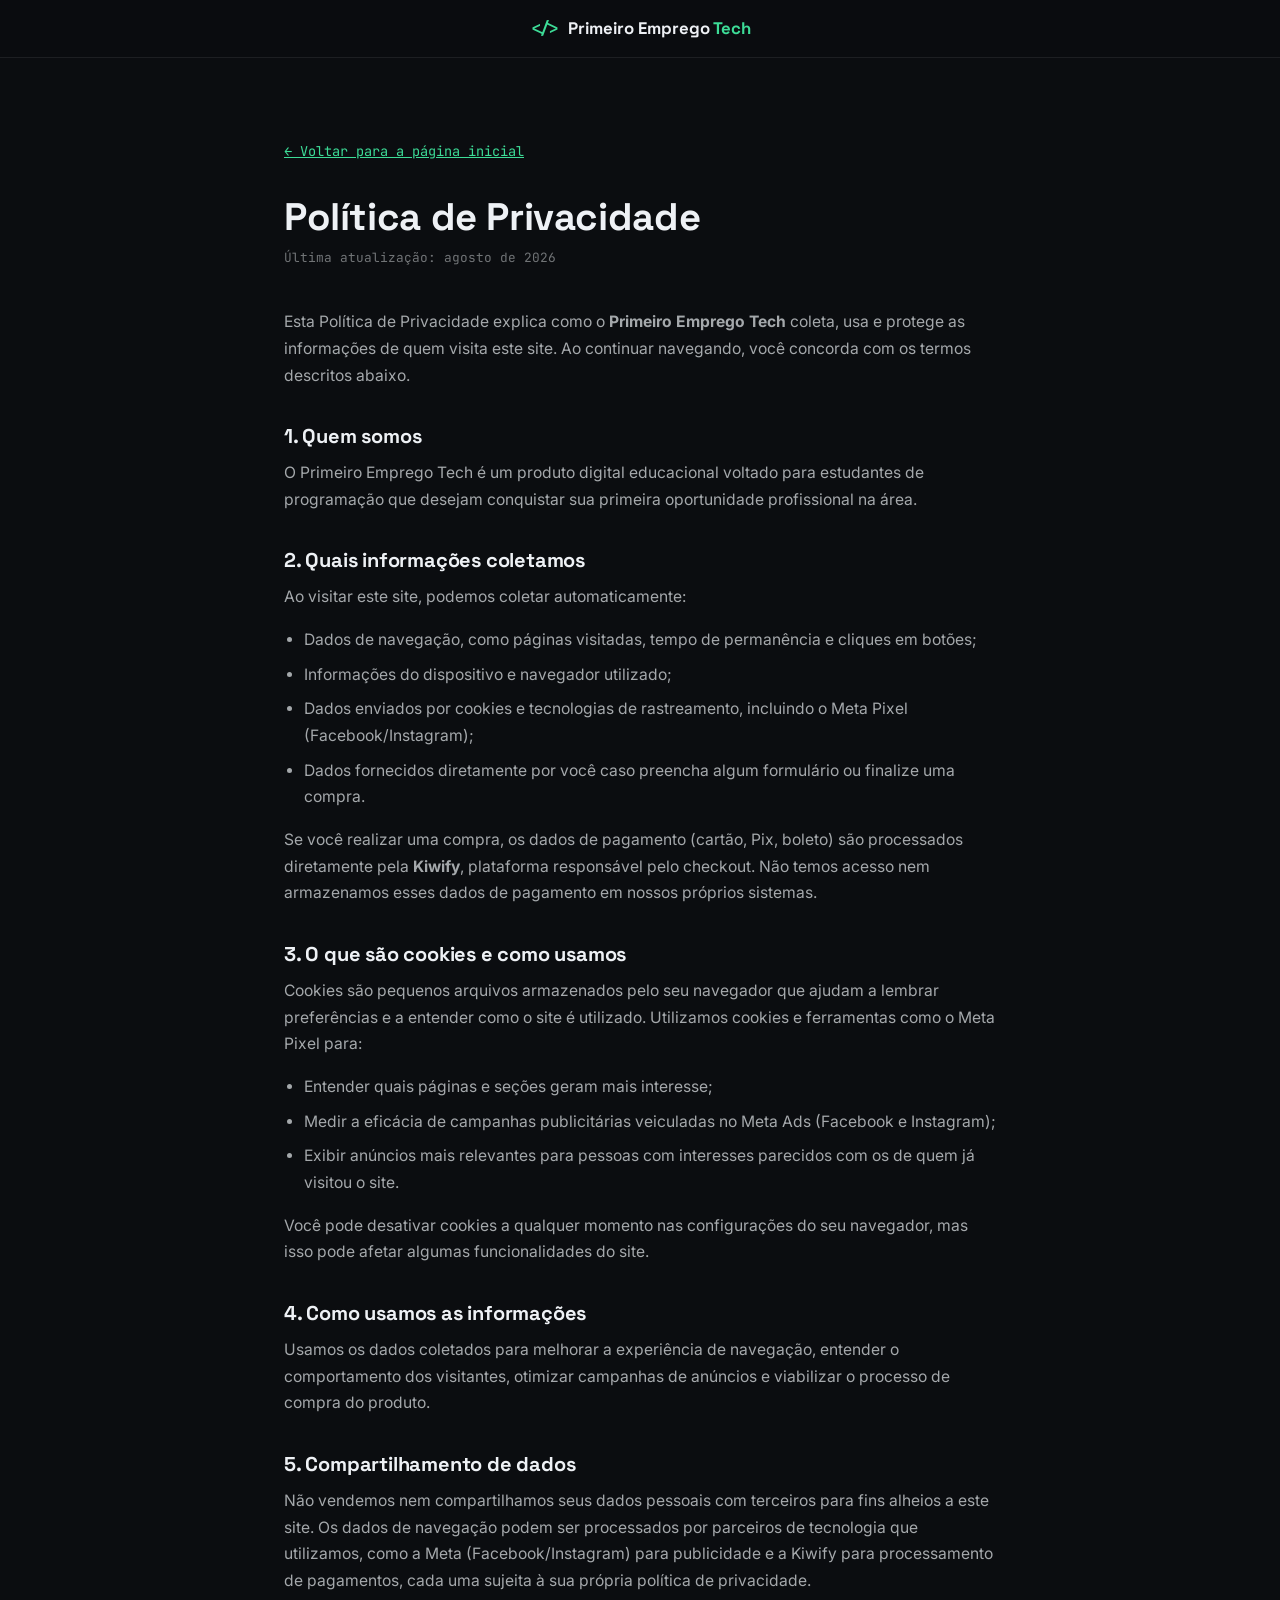
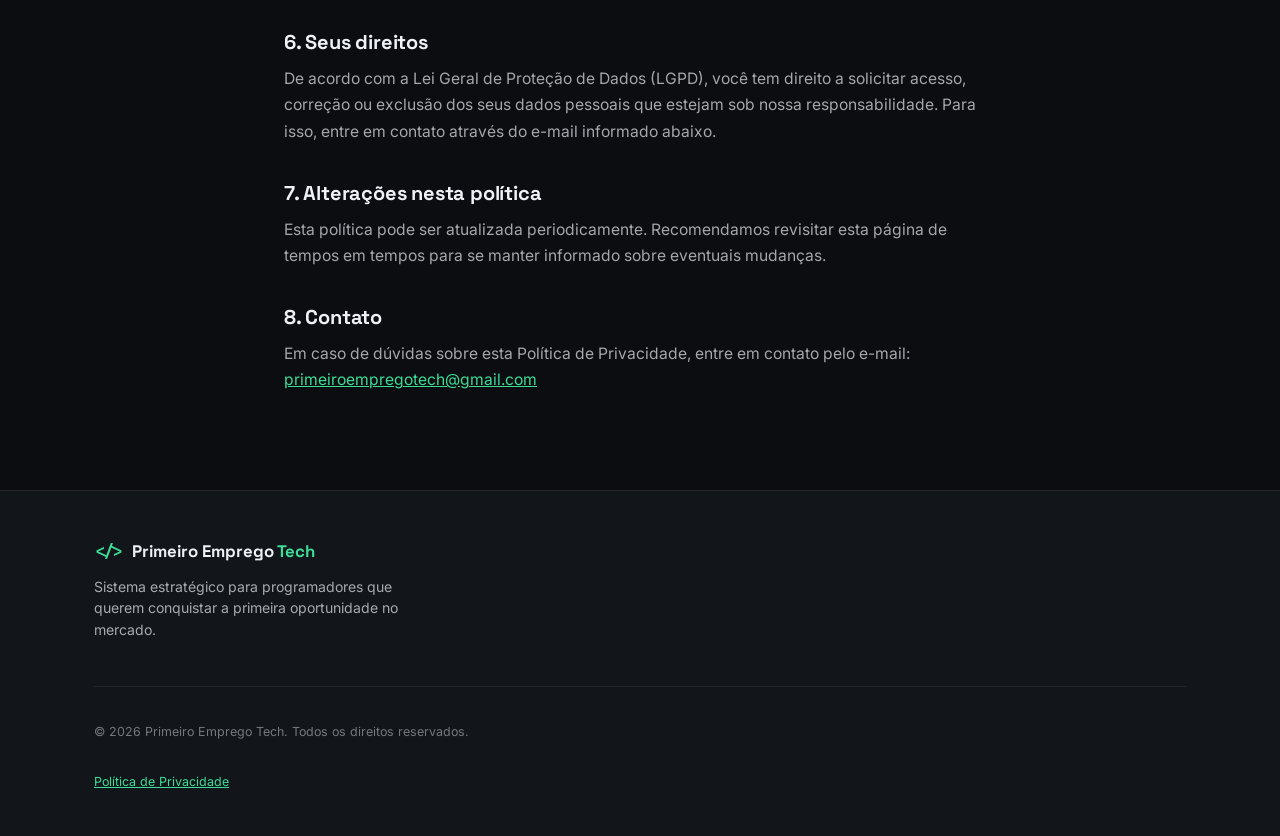
<file: privacidade.html>
<!DOCTYPE html>
<html lang="pt-BR">

<head>
  <meta charset="UTF-8">
  <meta name="viewport" content="width=device-width, initial-scale=1.0">
  <title>Política de Privacidade | Primeiro Emprego Tech</title>
  <meta name="description" content="Política de Privacidade do Primeiro Emprego Tech.">
  <link rel="preconnect" href="https://fonts.googleapis.com">
  <link rel="preconnect" href="https://fonts.gstatic.com" crossorigin>
  <link
    href="https://fonts.googleapis.com/css2?family=Space+Grotesk:wght@500;600;700&family=Inter:wght@400;500;600;700&family=JetBrains+Mono:wght@400;500;600&display=swap"
    rel="stylesheet">
  <link rel="stylesheet" href="styles.css">
  <link rel="icon" href="favicon.svg" type="image/svg+xml">
  
  <style>
    /* Estilos só desta página, para o corpo de texto legal ficar legível */
    .legal-content {
      max-width: 760px;
      margin: 0 auto;
      color: var(--text-dim);
      font-size: .98rem;
      line-height: 1.7;
    }

    .legal-content h1 {
      color: var(--text);
      font-size: clamp(1.8rem, 4vw, 2.4rem);
      margin-bottom: .5rem;
    }

    .legal-content .legal-updated {
      font-family: var(--font-mono);
      font-size: .8rem;
      color: var(--text-faint);
      margin-bottom: 2.5rem;
      display: block;
    }

    .legal-content h2 {
      color: var(--text);
      font-size: 1.25rem;
      margin-top: 2.25rem;
      margin-bottom: .75rem;
    }

    .legal-content p {
      margin: 0 0 1rem;
    }

    .legal-content ul {
      list-style: disc;
      padding-left: 1.25rem;
      margin: 0 0 1rem;
    }

    .legal-content li {
      margin-bottom: .5rem;
    }

    .legal-content a {
      color: var(--accent);
      text-decoration: underline;
    }

    .legal-back {
      display: inline-block;
      margin-bottom: 2rem;
      font-family: var(--font-mono);
      font-size: .85rem;
      color: var(--accent);
    }
  </style>
</head>

<body>

  <!-- ============ HEADER ============ -->

  <header id="siteHeader">
    <div class="container header-inner">
      <a href="index.html#top" class="logo">
        <span class="logo-tag">&lt;/&gt;</span>
        <span class="logo-name">Primeiro Emprego <span>Tech</span></span>
      </a>
    </div>
  </header>

  <!-- ============ CONTEÚDO ============ -->

  <section class="section-pad">
    <div class="container legal-content">

      <a href="index.html#top" class="legal-back">&larr; Voltar para a página inicial</a>

      <h1>Política de Privacidade</h1>
      <span class="legal-updated">Última atualização: agosto de 2026</span>

      <p>
        Esta Política de Privacidade explica como o <strong>Primeiro Emprego Tech</strong> coleta, usa e protege as
        informações de quem visita este site. Ao continuar navegando, você concorda com os termos descritos abaixo.
      </p>

      <h2>1. Quem somos</h2>
      <p>
        O Primeiro Emprego Tech é um produto digital educacional voltado para estudantes de programação que desejam
        conquistar sua primeira oportunidade profissional na área.
      </p>

      <h2>2. Quais informações coletamos</h2>
      <p>
        Ao visitar este site, podemos coletar automaticamente:
      </p>
      <ul>
        <li>Dados de navegação, como páginas visitadas, tempo de permanência e cliques em botões;</li>
        <li>Informações do dispositivo e navegador utilizado;</li>
        <li>Dados enviados por cookies e tecnologias de rastreamento, incluindo o Meta Pixel (Facebook/Instagram);</li>
        <li>Dados fornecidos diretamente por você caso preencha algum formulário ou finalize uma compra.</li>
      </ul>
      <p>
        Se você realizar uma compra, os dados de pagamento (cartão, Pix, boleto) são processados diretamente pela
        <strong>Kiwify</strong>, plataforma responsável pelo checkout. Não temos acesso nem armazenamos esses dados de
        pagamento em nossos próprios sistemas.
      </p>

      <h2>3. O que são cookies e como usamos</h2>
      <p>
        Cookies são pequenos arquivos armazenados pelo seu navegador que ajudam a lembrar preferências e a entender
        como o site é utilizado. Utilizamos cookies e ferramentas como o Meta Pixel para:
      </p>
      <ul>
        <li>Entender quais páginas e seções geram mais interesse;</li>
        <li>Medir a eficácia de campanhas publicitárias veiculadas no Meta Ads (Facebook e Instagram);</li>
        <li>Exibir anúncios mais relevantes para pessoas com interesses parecidos com os de quem já visitou o site.</li>
      </ul>
      <p>
        Você pode desativar cookies a qualquer momento nas configurações do seu navegador, mas isso pode afetar
        algumas funcionalidades do site.
      </p>

      <h2>4. Como usamos as informações</h2>
      <p>
        Usamos os dados coletados para melhorar a experiência de navegação, entender o comportamento dos visitantes,
        otimizar campanhas de anúncios e viabilizar o processo de compra do produto.
      </p>

      <h2>5. Compartilhamento de dados</h2>
      <p>
        Não vendemos nem compartilhamos seus dados pessoais com terceiros para fins alheios a este site. Os dados de
        navegação podem ser processados por parceiros de tecnologia que utilizamos, como a Meta (Facebook/Instagram)
        para publicidade e a Kiwify para processamento de pagamentos, cada uma sujeita à sua própria política de
        privacidade.
      </p>

      <h2>6. Seus direitos</h2>
      <p>
        De acordo com a Lei Geral de Proteção de Dados (LGPD), você tem direito a solicitar acesso, correção ou
        exclusão dos seus dados pessoais que estejam sob nossa responsabilidade. Para isso, entre em contato através
        do e-mail informado abaixo.
      </p>

      <h2>7. Alterações nesta política</h2>
      <p>
        Esta política pode ser atualizada periodicamente. Recomendamos revisitar esta página de tempos em tempos para
        se manter informado sobre eventuais mudanças.
      </p>

      <h2>8. Contato</h2>
      <p>
        Em caso de dúvidas sobre esta Política de Privacidade, entre em contato pelo e-mail:
        <a href="mailto:primeiroempregotech@gmail.com">primeiroempregotech@gmail.com</a>
      </p>

    </div>
  </section>

  <!-- ============ FOOTER ============ -->

  <footer>
    <div class="container">
      <div class="footer-top">
        <div>
          <a href="index.html#top" class="logo">
            <span class="logo-tag">&lt;/&gt;</span>
            <span class="logo-name">Primeiro Emprego <span>Tech</span></span>
          </a>
          <p class="footer-desc">Sistema estratégico para programadores que querem conquistar a primeira oportunidade no
            mercado.</p>
        </div>
      </div>
      <div class="footer-bottom">
        <p>© 2026 Primeiro Emprego Tech. Todos os direitos reservados.</p>
        <p><a href="privacidade.html" style="color:var(--accent);text-decoration:underline;">Política de
            Privacidade</a></p>
      </div>
    </div>
  </footer>

</body>

</html>
</file>
<file: styles.css>
/* =========================================================
   PRIMEIRO EMPREGO TECH — styles.css
   ========================================================= */

/* ===== BASE / RESET (variáveis, tipografia e elementos globais) ===== */

:root {
  --bg: #0b0d10;
  --bg-alt: #12151a;
  --card: #171a21;
  --border: rgba(255, 255, 255, .08);
  --text: #eef1f5;
  --text-dim: rgba(238, 241, 245, .68);
  --text-faint: rgba(238, 241, 245, .45);

  --accent: #3ddc97;
  /* verde tech */
  --accent-dark: #1f9d68;
  --accent-2: #5b8cff;
  /* azul secundário */
  --warn: #ffb020;
  --danger: #ff5d6c;

  --font-display: 'Space Grotesk', sans-serif;
  --font-body: 'Inter', sans-serif;
  --font-mono: 'JetBrains Mono', monospace;

  --radius-sm: 8px;
  --radius-md: 14px;
  --radius-lg: 22px;

  --shadow-card: 0 10px 30px rgba(0, 0, 0, .35);
}

*,
*::before,
*::after {
  box-sizing: border-box;
}

html {
  scroll-behavior: smooth;
}

body {
  margin: 0;
  background: var(--bg);
  color: var(--text);
  font-family: var(--font-body);
  line-height: 1.5;
  -webkit-font-smoothing: antialiased;
}

img {
  max-width: 100%;
  display: block;
}

a {
  color: inherit;
  text-decoration: none;
}

ul {
  list-style: none;
  margin: 0;
  padding: 0;
}

h1,
h2,
h3 {
  font-family: var(--font-display);
  line-height: 1.15;
  margin: 0 0 .5rem;
  letter-spacing: -.01em;
}

.container {
  width: 100%;
  max-width: 1140px;
  margin: 0 auto;
  padding: 0 1.5rem;
}

.section-pad {
  padding: 5rem 0;
}

.section-head {
  text-align: center;
  max-width: 700px;
  margin: 0 auto 3rem;
  color: var(--text-dim);
  font-family: var(--font-mono);
  font-size: .85rem;
  text-transform: uppercase;
  letter-spacing: .08em;
}

.section-head h2 {
  color: var(--text);
  font-size: clamp(1.6rem, 3vw, 2.3rem);
  text-transform: none;
  letter-spacing: -.02em;
  margin: .75rem 0 1rem;
}

.section-head .desc {
  font-family: var(--font-body);
  text-transform: none;
  letter-spacing: normal;
  font-size: 1rem;
  color: var(--text-dim);
}

/* ===== BUTTONS ===== */

.btn {
  display: inline-flex;
  align-items: center;
  justify-content: center;
  gap: .5rem;
  font-family: var(--font-display);
  font-weight: 700;
  letter-spacing: .01em;
  border-radius: 999px;
  border: none;
  cursor: pointer;
  transition: transform 0.25s cubic-bezier(0.2, 0.8, 0.2, 1), box-shadow 0.25s ease, opacity 0.2s ease;
}

.btn-primary {
  background: linear-gradient(135deg, var(--accent), var(--accent-dark));
  color: #04140c;
  box-shadow: 0 8px 24px rgba(61, 220, 151, .35);
  position: relative;
  overflow: hidden;
  animation: btnPulse 3s infinite;
}

.btn-primary::after {
  content: '';
  position: absolute;
  top: -50%;
  left: -60%;
  width: 25%;
  height: 200%;
  background: linear-gradient(90deg, transparent, rgba(255, 255, 255, 0.55), transparent);
  transform: rotate(25deg);
  animation: btnSheen 3.5s ease-in-out infinite;
  pointer-events: none;
}

.btn-primary:hover {
  transform: translateY(-4px) scale(1.03);
  box-shadow: 0 14px 40px rgba(61, 220, 151, .6), 0 0 30px rgba(61, 220, 151, 0.25);
}

.btn-primary:active {
  transform: translateY(-1px) scale(0.99);
  box-shadow: 0 6px 18px rgba(61, 220, 151, .4);
}

@keyframes btnSheen {
  0% { left: -60%; }
  40% { left: 140%; }
  100% { left: 140%; }
}

@keyframes btnPulse {
  0% { box-shadow: 0 0 0 0 rgba(61, 220, 151, 0.55); }
  70% { box-shadow: 0 0 0 16px rgba(61, 220, 151, 0); }
  100% { box-shadow: 0 0 0 0 rgba(61, 220, 151, 0); }
}

.btn-lg {
  padding: 1rem 2rem;
  font-size: 1rem;
  width: 100%;
  text-align: center;
}

/* ===== HEADER ===== */

#siteHeader {
  position: sticky;
  top: 0;
  z-index: 50;
  background: rgba(11, 13, 16, .85);
  backdrop-filter: blur(10px);
  border-bottom: 1px solid var(--border);
}

.header-inner {
  display: flex;
  align-items: center;
  justify-content: center;
  /* Centraliza o logo */
  padding: 1rem 1.5rem;
}

.logo {
  display: flex;
  align-items: center;
  gap: .5rem;
  font-family: var(--font-display);
  font-weight: 700;
  font-size: 1.05rem;
}

.logo-tag {
  font-family: var(--font-mono);
  color: var(--accent);
}

.logo-name span {
  color: var(--accent);
}

.main-nav {
  display: flex;
  gap: 1rem;
  font-size: .9rem;
  color: var(--text-dim);
}

.main-nav a {
  transition: color .15s ease;
}

.main-nav a:hover {
  color: var(--accent);
}

/* ===== HERO ===== */

.hero {
  padding: 5rem 0 4rem;
  background:
    radial-gradient(circle at 15% 20%, rgba(61, 220, 151, .16), transparent 45%),
    radial-gradient(circle at 85% 10%, rgba(91, 140, 255, .12), transparent 40%),
    radial-gradient(circle at 50% 80%, rgba(61, 220, 151, .06), transparent 50%);
  position: relative;
  overflow: hidden;
}

.hero-grid {
  display: grid;
  grid-template-columns: 1fr;
  gap: 2.5rem;
}

.hero-tag {
  display: inline-block;
  font-family: var(--font-mono);
  font-size: .78rem;
  text-transform: uppercase;
  letter-spacing: .05em;
  color: var(--accent);
  background: rgba(61, 220, 151, .12);
  border: 1px solid rgba(61, 220, 151, .4);
  border-radius: 999px;
  padding: .4rem 1rem;
  margin-bottom: 1.15rem;
  box-shadow: 0 0 18px rgba(61, 220, 151, 0.15);
}

.hero h1 {
  font-size: clamp(2rem, 4.2vw, 3rem);
  margin-bottom: 1.25rem;
  letter-spacing: -0.025em;
}

.hero .sub {
  color: var(--text-dim);
  font-size: 1.05rem;
  margin-bottom: 1.75rem;
  line-height: 1.6;
}

.hero .sub strong {
  color: var(--text);
  font-weight: 600;
}

.hero-ctas .btn-lg {
  width: auto;
  padding: 1.05rem 2.4rem;
  font-size: 1.02rem;
}

.urgent-text {
  margin-top: 1.1rem;
  font-size: .85rem;
  color: var(--text-faint);
  font-family: var(--font-mono);
}

.hero-image-wrap {
  position: relative;
  border-radius: var(--radius-lg);
  overflow: visible;
  order: -1;
  max-width: 720px;
  width: 100%;
  margin: 0 auto;
  animation: heroFloat 5.5s ease-in-out infinite;
}

@keyframes heroFloat {
  0% {
    transform: translateY(0px);
  }

  50% {
    transform: translateY(-16px);
  }

  100% {
    transform: translateY(0px);
  }
}

.hero-image-glow {
  position: absolute;
  inset: -25%;
  background: radial-gradient(circle, rgba(61, 220, 151, .35), transparent 62%);
  filter: blur(50px);
  z-index: 0;
  animation: glowPulse 4s ease-in-out infinite;
}

@keyframes glowPulse {

  0%,
  100% {
    opacity: 0.7;
    transform: scale(1);
  }

  50% {
    opacity: 1;
    transform: scale(1.08);
  }
}

.hero-image-wrap img {
  position: relative;
  z-index: 1;
  border-radius: var(--radius-lg);
  border: 1px solid rgba(61, 220, 151, 0.25);
  box-shadow:
    0 20px 50px rgba(0, 0, 0, 0.45),
    0 0 30px rgba(61, 220, 151, 0.12);
  transition: box-shadow 0.4s ease, border-color 0.4s ease;
}

.hero-image-wrap:hover img {
  border-color: rgba(61, 220, 151, 0.45);
  box-shadow:
    0 25px 60px rgba(0, 0, 0, 0.5),
    0 0 45px rgba(61, 220, 151, 0.22);
}

.hero-video {
  position: relative;
  z-index: 1;
  border-radius: var(--radius-lg);
  border: 1px solid var(--border);
  overflow: hidden;
  cursor: pointer;
}

.hero-video-thumb {
  width: 100%;
  display: block;
}

.hero-video video {
  width: 100%;
  display: block;
  border-radius: var(--radius-lg);
}

.hero-video-play {
  position: absolute;
  top: 50%;
  left: 50%;
  transform: translate(-50%, -50%);
  width: 70px;
  height: 70px;
  border-radius: 50%;
  border: none;
  background: rgba(11, 13, 16, .55);
  backdrop-filter: blur(4px);
  color: var(--accent);
  display: flex;
  align-items: center;
  justify-content: center;
  cursor: pointer;
  transition: transform .15s ease, background .15s ease;
}

.hero-video-play svg {
  width: 26px;
  height: 26px;
  margin-left: 3px;
}

.hero-video-play:hover {
  transform: translate(-50%, -50%) scale(1.08);
  background: rgba(11, 13, 16, .75);
}

/* ===== DIVIDER ===== */

.divider-section {
  padding: 0 1rem;
}

.divider {
  max-width: 1140px;
  margin: 0 auto;
}

.divider .line {
  height: 1px;
  background: linear-gradient(90deg, transparent, var(--border) 20%, var(--border) 80%, transparent);
}

/* ===== DOR (PAIN) ===== */

.pain-list-wrapper {
  display: flex;
  flex-direction: column;
  gap: 2.75rem;
}

.pain-item {
  display: grid;
  grid-template-columns: 280px 1fr;
  gap: 2rem;
  align-items: center;
  background: rgba(23, 26, 33, 0.7);
  border: 1px solid var(--border);
  border-radius: var(--radius-md);
  padding: 1.6rem;
  transition: all 0.35s cubic-bezier(0.4, 0, 0.2, 1);
  position: relative;
  overflow: hidden;
}

.pain-item:hover {
  transform: translateY(-6px);
  border-color: rgba(61, 220, 151, 0.35);
  box-shadow:
    0 16px 40px rgba(0, 0, 0, 0.4),
    0 0 25px rgba(61, 220, 151, 0.1);
  background: rgba(23, 26, 33, 0.9);
}

.pain-img-box {
  border-radius: 12px;
  overflow: hidden;
  border: 1px solid rgba(255, 255, 255, 0.08);
  box-shadow: 0 8px 20px rgba(0, 0, 0, 0.35);
  transition: transform 0.35s ease, box-shadow 0.35s ease;
}

.pain-item:hover .pain-img-box {
  transform: scale(1.03);
  box-shadow: 0 12px 28px rgba(0, 0, 0, 0.45);
}

.pain-img-box img {
  transition: transform 0.4s ease;
}

.pain-item:hover .pain-img-box img {
  transform: scale(1.04);
}

.pain-text h3 {
  font-size: 1.15rem;
  color: var(--text);
}

.pain-text p {
  color: var(--text-dim);
  font-size: .97rem;
  margin: 0;
  line-height: 1.55;
}

.pain-solution-banner {
  text-align: center;
  background: linear-gradient(135deg, rgba(61, 220, 151, .15), rgba(91, 140, 255, .1));
  border: 1px solid rgba(61, 220, 151, .4);
  border-radius: var(--radius-md);
  padding: 1.7rem 2.1rem;
  margin-top: 1.25rem;
  box-shadow: 0 0 30px rgba(61, 220, 151, 0.1);
}

.pain-solution-banner p {
  margin: 0;
  font-size: 1.1rem;
  color: var(--text);
  line-height: 1.5;
}

/* ===== BENEFÍCIOS ===== */

.benefits-grid {
  display: flex;
  flex-direction: column;
  gap: 1.35rem;
}

.benefit-card {
  display: flex;
  align-items: center;
  gap: 1.5rem;
  background: rgba(23, 26, 33, 0.65);
  backdrop-filter: blur(12px);
  border: 1px solid var(--border);
  border-radius: var(--radius-md);
  padding: 1.55rem 1.6rem;
  text-align: left;
  transition: all 0.35s cubic-bezier(0.4, 0, 0.2, 1);
  position: relative;
  overflow: hidden;
}

.benefit-card::before {
  content: '';
  position: absolute;
  top: 0;
  left: 0;
  width: 100%;
  height: 100%;
  background: radial-gradient(circle at top left, rgba(61, 220, 151, 0.08), transparent 65%);
  opacity: 0;
  transition: opacity 0.35s ease;
  pointer-events: none;
}

.benefit-card::after {
  content: '';
  position: absolute;
  top: 0;
  left: -130%;
  width: 50%;
  height: 100%;
  background: linear-gradient(90deg, transparent, rgba(255, 255, 255, 0.06), rgba(255, 255, 255, 0.16), transparent);
  transform: skewX(-18deg);
  pointer-events: none;
  z-index: 2;
}

.benefit-card:hover {
  transform: translateY(-8px);
  border-color: rgba(61, 220, 151, 0.4);
  box-shadow:
    0 16px 40px rgba(0, 0, 0, 0.45),
    0 0 25px rgba(61, 220, 151, 0.12);
  background: rgba(23, 26, 33, 0.88);
}

.benefit-card:hover::before {
  opacity: 1;
}

.benefit-card:hover::after {
  left: 140%;
  transition: left 0.6s ease;
}

.benefit-icon {
  width: 68px;
  height: 68px;
  flex-shrink: 0;
  border-radius: 18px;
  display: flex;
  align-items: center;
  justify-content: center;
  background: rgba(255, 255, 255, 0.04);
  border: 1px solid rgba(255, 255, 255, 0.07);
  position: relative;
  transition: all 0.35s ease;
}

.benefit-card:hover .benefit-icon {
  background: rgba(61, 220, 151, 0.1);
  border-color: rgba(61, 220, 151, 0.3);
  box-shadow: 0 0 28px rgba(61, 220, 151, 0.18);
  transform: scale(1.06);
}

.floating-icon {
  width: 50px;
  height: 50px;
  object-fit: contain;
  animation: float 4s ease-in-out infinite;
}

@keyframes float {
  0% {
    transform: translateY(0px);
  }

  50% {
    transform: translateY(-7px);
  }

  100% {
    transform: translateY(0px);
  }
}

/* Brilhos específicos para cada ícone no hover */
.benefit-card:hover .icon-linkedin {
  box-shadow: 0 0 30px rgba(0, 119, 181, 0.3);
}

.benefit-card:hover .icon-github {
  box-shadow: 0 0 30px rgba(61, 220, 151, 0.3);
}

.benefit-card:hover .icon-curriculo {
  box-shadow: 0 0 30px rgba(168, 85, 247, 0.3);
}

.benefit-card:hover .icon-entrevistas {
  box-shadow: 0 0 30px rgba(251, 146, 60, 0.3);
}

.benefit-content h3 {
  font-size: 1.05rem;
  margin-bottom: .4rem;
}

.benefit-content p {
  font-size: .94rem;
  color: var(--text-dim);
  margin: 0;
  line-height: 1.55;
}

.belief-highlight {
  text-align: center;
  background: linear-gradient(135deg, rgba(61, 220, 151, .12), rgba(91, 140, 255, .08));
  border: 1px solid rgba(61, 220, 151, .3);
  border-radius: var(--radius-md);
  padding: 2rem;
  margin: 1rem 0;
  /* Aumentado para dar o afastamento igual à seção de dor */
}

.belief-highlight h3 {
  font-size: clamp(1.4rem, 2.5vw, 1.8rem);
  margin-bottom: 1rem;
}

.belief-highlight p {
  color: var(--text);
  font-size: 1.1rem;
  max-width: 800px;
  margin: 0 auto;
  line-height: 1.6;
}

/* ===== PRODUTO (carrossel do kit / livros) ===== */

.product-carousel-wrapper {
  display: flex;
  align-items: center;
  gap: 1rem;
}

.prod-nav-btn {
  flex-shrink: 0;
  width: 44px;
  height: 44px;
  border-radius: 50%;
  border: 1px solid var(--border);
  background: var(--card);
  color: var(--text);
  display: flex;
  align-items: center;
  justify-content: center;
  cursor: pointer;
  transition: background .15s ease, color .15s ease, transform .15s ease;
}

.prod-nav-btn svg {
  width: 20px;
  height: 20px;
}

.prod-nav-btn:hover {
  background: var(--accent);
  color: #04140c;
  transform: scale(1.05);
}

/* Esconder setas no mobile */
@media (max-width: 768px) {
  .prod-nav-btn {
    display: none !important;
  }
}

.product-grid {
  display: flex;
  flex-wrap: nowrap;
  overflow-x: auto;
  gap: 1.5rem;
  scroll-snap-type: x mandatory;
  -webkit-overflow-scrolling: touch;
  padding: 1.5rem 0;
  scrollbar-width: none;
  -ms-overflow-style: none;
  perspective: 1200px;
}

.product-grid::-webkit-scrollbar {
  display: none;
}

.product-card {
  flex: 0 0 320px;
  scroll-snap-align: start;
  background: var(--card);
  border: 1px solid var(--border);
  border-radius: var(--radius-md);
  padding: 1.5rem;
  position: relative;
  overflow: hidden;
  transform-style: preserve-3d;
  transition: transform 0.45s cubic-bezier(0.2, 0.8, 0.2, 1), box-shadow 0.45s ease, border-color 0.3s ease;
  animation: floatBook 6s ease-in-out infinite;
}

.product-card:nth-child(odd) {
  animation-delay: 0s;
}

.product-card:nth-child(even) {
  animation-delay: 3s;
}

@keyframes floatBook {
  0% {
    transform: translateY(0px) rotateX(0deg) rotateY(0deg);
  }

  50% {
    transform: translateY(-10px) rotateX(2.5deg) rotateY(4deg);
  }

  100% {
    transform: translateY(0px) rotateX(0deg) rotateY(0deg);
  }
}

/* Shine nos livros */
.product-card::after {
  content: '';
  position: absolute;
  top: 0;
  left: -130%;
  width: 55%;
  height: 100%;
  background: linear-gradient(90deg,
      transparent,
      rgba(255, 255, 255, 0.06),
      rgba(255, 255, 255, 0.22),
      rgba(255, 255, 255, 0.06),
      transparent);
  transform: skewX(-20deg);
  pointer-events: none;
  z-index: 2;
}

.product-card:hover::after {
  left: 140%;
  transition: left 0.65s ease;
}

.product-card .product-img {
  width: 100%;
  object-fit: cover;
  display: block;
  border-radius: var(--radius-sm);
  margin-bottom: 1rem;
  background: var(--bg-alt);
  box-shadow: 0 12px 28px rgba(0, 0, 0, 0.55), 0 4px 12px rgba(0, 0, 0, 0.3);
  transition: transform 0.4s cubic-bezier(0.2, 0.8, 0.2, 1), box-shadow 0.4s ease;
  position: relative;
  z-index: 1;
}

.product-card:hover {
  transform: translateY(-16px) rotateX(5deg) rotateY(7deg) scale(1.03);
  border-color: rgba(61, 220, 151, 0.55);
  box-shadow:
    0 28px 55px rgba(0, 0, 0, 0.55),
    0 0 35px rgba(61, 220, 151, 0.28),
    0 0 60px rgba(61, 220, 151, 0.1);
}

.product-card:hover .product-img {
  transform: translateY(-6px) scale(1.03);
  box-shadow: 0 18px 35px rgba(0, 0, 0, 0.6), 0 0 20px rgba(61, 220, 151, 0.15);
}

@media (max-width: 640px) {
  .product-card {
    flex: 0 0 78%;
  }
}

.product-badge {
  position: absolute;
  top: 22px;
  right: 22px;
  font-family: var(--font-mono);
  font-size: 10.5px;
  letter-spacing: .03em;
  padding: 4px 9px;
  border-radius: 6px;
  text-transform: uppercase;
}

.product-card[data-c="blue"] .product-badge {
  background: rgba(91, 140, 255, .15);
  color: var(--accent-2);
}

.product-card[data-c="cyan"] .product-badge {
  background: rgba(56, 220, 220, .15);
  color: #38dcdc;
}

.product-card[data-c="green"] .product-badge {
  background: rgba(61, 220, 151, .15);
  color: var(--accent);
}

.product-card[data-c="purple"] .product-badge {
  background: rgba(178, 120, 255, .15);
  color: #b278ff;
}

.product-card[data-c="gold"] .product-badge {
  background: rgba(255, 176, 32, .15);
  color: var(--warn);
}

.product-card h3 {
  font-size: 1.05rem;
  margin-bottom: .4rem;
}

.product-card .desc {
  color: var(--text-dim);
  font-size: .88rem;
  margin-bottom: .9rem;
}

.product-card ul {
  display: flex;
  flex-direction: column;
  gap: .5rem;
}

.product-card ul li {
  display: flex;
  align-items: center;
  gap: .5rem;
  font-size: .84rem;
  color: var(--text-dim);
}

.product-card ul li svg {
  width: 16px;
  height: 16px;
  color: var(--accent);
  flex-shrink: 0;
}

.product-dots {
  display: flex;
  justify-content: center;
  gap: .4rem;
  margin-top: 1.5rem;
}

.product-dots span {
  width: 7px;
  height: 7px;
  border-radius: 50%;
  background: var(--border);
  cursor: pointer;
  transition: background .15s ease, transform .15s ease;
}

.product-dots span.active {
  background: var(--accent);
  transform: scale(1.3);
}

/* ===== BONUS BOX ===== */

.bonus-box-wrapper {
  margin-top: 2.75rem;
  background: linear-gradient(145deg, rgba(23, 26, 33, 0.95), rgba(11, 13, 16, 0.98));
  border: 1px solid rgba(61, 220, 151, .4);
  border-radius: var(--radius-md);
  padding: 2rem 1.9rem;
  box-shadow: 0 12px 35px rgba(0, 0, 0, 0.35), 0 0 30px rgba(61, 220, 151, 0.1);
  position: relative;
  overflow: hidden;
}

.bonus-box-wrapper::before {
  content: '';
  position: absolute;
  top: 0;
  left: 0;
  right: 0;
  height: 2px;
  background: linear-gradient(90deg, transparent, var(--accent), transparent);
  opacity: 0.7;
}

.bonus-box-header {
  display: flex;
  align-items: center;
  gap: .7rem;
  font-family: var(--font-display);
  font-weight: 700;
  font-size: 1.08rem;
  margin-bottom: 1.2rem;
  color: var(--text);
}

.bonus-box-header span {
  background: linear-gradient(90deg, var(--text), var(--accent));
  -webkit-background-clip: text;
  background-clip: text;
  -webkit-text-fill-color: transparent;
}

.bonus-list {
  display: flex;
  flex-direction: column;
  gap: 1rem;
}

.bonus-list li {
  display: flex;
  align-items: flex-start;
  gap: .7rem;
  font-size: .94rem;
  color: var(--text-dim);
  line-height: 1.5;
}

.bonus-list li svg {
  width: 19px;
  height: 19px;
  color: var(--accent);
  flex-shrink: 0;
  margin-top: .15rem;
  filter: drop-shadow(0 0 6px rgba(61, 220, 151, 0.4));
}

.bonus-list b {
  color: var(--text);
  font-weight: 600;
}

.machine-text {
  text-align: center;
  margin-top: 2.5rem;
  font-size: 1.1rem;
  color: var(--text);
}

/* ===== OFERTA ===== */

.urgency-banner {
  display: flex;
  align-items: center;
  justify-content: center;
  gap: .5rem;
  background: linear-gradient(135deg, rgba(255, 176, 32, 0.15), rgba(255, 93, 108, 0.12));
  color: #fff;
  font-family: var(--font-mono);
  font-size: .88rem;
  font-weight: 600;
  letter-spacing: .02em;
  padding: .75rem 1.25rem;
  border-radius: var(--radius-sm);
  max-width: 520px;
  margin: 0 auto 2rem;
  text-align: center;
  border: 1px solid rgba(255, 176, 32, 0.45);
  box-shadow: 0 0 20px rgba(255, 176, 32, 0.15);
  animation: urgencyPulse 2.5s ease-in-out infinite;
}

@keyframes urgencyPulse {

  0%,
  100% {
    box-shadow: 0 0 15px rgba(255, 176, 32, 0.12);
  }

  50% {
    box-shadow: 0 0 28px rgba(255, 176, 32, 0.28);
  }
}

.urgency-banner svg {
  width: 16px;
  height: 16px;
  flex-shrink: 0;
  color: var(--warn);
}

.urgency-banner .js-countdown {
  color: var(--warn);
  font-weight: 700;
  font-size: 1rem;
}

.offer-wrapper {
  position: relative;
}

.offer-header-img {
  display: flex;
  justify-content: center;
  margin-bottom: -1.5rem;
  position: relative;
  z-index: 2;
}

.offer-header-img img {
  max-width: 280px;
  filter: drop-shadow(0 25px 40px rgba(0, 0, 0, .55)) drop-shadow(0 0 25px rgba(61, 220, 151, 0.15));
  transition: transform 0.4s ease;
}

.offer-header-img img:hover {
  transform: scale(1.04) translateY(-4px);
}

.offer-card {
  background: var(--card);
  border: 1px solid transparent;
  border-radius: var(--radius-lg);
  padding: 3.5rem 2.5rem 2.5rem;
  display: grid;
  grid-template-columns: 1fr;
  gap: 1.25rem;
  box-shadow: 0 20px 50px rgba(0, 0, 0, 0.45), 0 0 40px rgba(61, 220, 151, 0.08);
  position: relative;
  background-clip: padding-box;
}

.offer-card::before {
  content: '';
  position: absolute;
  inset: 0;
  border-radius: var(--radius-lg);
  padding: 1px;
  background: linear-gradient(145deg, rgba(61, 220, 151, 0.55), rgba(91, 140, 255, 0.25), rgba(61, 220, 151, 0.15));
  -webkit-mask: linear-gradient(#fff 0 0) content-box, linear-gradient(#fff 0 0);
  mask: linear-gradient(#fff 0 0) content-box, linear-gradient(#fff 0 0);
  -webkit-mask-composite: xor;
  mask-composite: exclude;
  pointer-events: none;
  z-index: 0;
}

.offer-card>* {
  position: relative;
  z-index: 1;
}

.offer-list-header h3 {
  font-size: 1.1rem;
  margin-bottom: 1.25rem;
}

.offer-list {
  display: flex;
  flex-direction: column;
  gap: 1rem;
}

.offer-list li {
  display: flex;
  align-items: flex-start;
  gap: .75rem;
}

.offer-list li svg {
  width: 20px;
  height: 20px;
  color: var(--accent);
  flex-shrink: 0;
  margin-top: .15rem;
}

.offer-list li span {
  display: flex;
  flex-direction: column;
}

.offer-list li strong {
  font-size: .95rem;
  color: var(--text);
}

.offer-list li small {
  font-size: .82rem;
  color: var(--text-dim);
}

.offer-list li.bonus-item strong {
  color: var(--warn);
}

.value-stack {
  margin-top: 1.5rem;
}

.value-row {
  display: flex;
  justify-content: space-between;
  font-size: .88rem;
  padding: .35rem 0;
  color: var(--text-dim);
}

.value-row span:first-child {
  padding-right: 1rem;
}

.value-row.bonus {
  color: var(--text-faint);
}

.value-row.bonus span:last-child {
  font-weight: 700;
  color: var(--accent);
}

.value-row.total {
  border-top: 1px solid var(--border);
  margin-top: .4rem;
  padding-top: .6rem;
  font-weight: 700;
  font-size: 1rem;
  color: var(--text);
}

.value-row.highlight {
  margin-top: .6rem;
  padding: .7rem .4rem;
  border-radius: var(--radius-sm);
  background: linear-gradient(135deg, rgba(61, 220, 151, .18), rgba(61, 220, 151, .08));
  border: 1px solid rgba(61, 220, 151, .5);
  font-weight: 700;
  font-size: 1.1rem;
  color: var(--accent);
  box-shadow: 0 0 18px rgba(61, 220, 151, 0.15);
}

/* Cronômetro dentro do resumo de valor, logo abaixo do preço final */
.value-countdown {
  display: flex;
  align-items: center;
  justify-content: center;
  gap: .5rem;
  margin-top: .7rem;
  padding: .6rem .85rem;
  border-radius: var(--radius-sm);
  background: linear-gradient(135deg, rgba(255, 176, 32, .15), rgba(255, 93, 108, .08));
  border: 1px solid rgba(255, 176, 32, .4);
  font-size: .88rem;
  color: var(--text-dim);
  text-align: center;
  animation: urgencyPulse 2.5s ease-in-out infinite;
}

.value-countdown svg {
  width: 16px;
  height: 16px;
  flex-shrink: 0;
  color: var(--warn);
}

.value-countdown .js-countdown {
  color: var(--warn);
  font-weight: 700;
  font-family: var(--font-mono);
  font-size: 0.95rem;
}

.offer-price-col {
  display: flex;
  flex-direction: column;
  align-items: center;
  text-align: center;
  background: linear-gradient(180deg, rgba(23, 26, 33, 0.95), rgba(11, 13, 16, 0.98));
  border: 1px solid rgba(61, 220, 151, 0.25);
  border-radius: var(--radius-md);
  padding: 2.25rem 1.75rem;
  max-width: 420px;
  margin: 0 auto;
  width: 100%;
  box-shadow: 0 12px 40px rgba(0, 0, 0, 0.4), inset 0 1px 0 rgba(61, 220, 151, 0.08);
}

.offer-price-label {
  font-family: var(--font-mono);
  font-size: .78rem;
  text-transform: uppercase;
  letter-spacing: .05em;
  color: var(--text-dim);
  margin-bottom: .75rem;
}

.offer-discount-badge {
  display: inline-block;
  font-family: var(--font-mono);
  font-size: .75rem;
  font-weight: 700;
  letter-spacing: .03em;
  color: #04140c;
  background: var(--warn);
  border-radius: 999px;
  padding: .3rem .8rem;
  margin-bottom: .75rem;
}

.offer-item-price {
  margin-left: auto;
  flex-shrink: 0;
  font-size: .9rem;
  font-weight: 600;
  color: var(--text-dim);
  white-space: nowrap;
}

.offer-list li.bonus-item .offer-item-price {
  color: var(--accent);
}

.offer-old-price {
  font-size: .95rem;
  color: var(--text-faint);
}

.offer-old-price s {
  color: var(--text-faint);
}

.offer-new-price {
  font-family: var(--font-display);
  font-size: 3.1rem;
  font-weight: 700;
  color: var(--accent);
  line-height: 1.1;
  text-shadow: 0 0 30px rgba(61, 220, 151, 0.45), 0 0 60px rgba(61, 220, 151, 0.2);
  letter-spacing: -0.02em;
}

.offer-savings {
  display: block;
  font-size: .9rem;
  font-weight: 700;
  color: var(--accent);
  margin-top: .35rem;
  text-shadow: 0 0 12px rgba(61, 220, 151, 0.3);
}

.offer-installment {
  display: block;
  font-size: .85rem;
  color: var(--text-dim);
  margin-top: .15rem;
}

.offer-price-note {
  font-size: .8rem;
  color: var(--text-faint);
  margin: .5rem 0 1.25rem;
}

.offer-price-col .btn-lg {
  margin-bottom: 1rem;
}

.guarantee-box {
  display: flex;
  align-items: flex-start;
  gap: .75rem;
  background: rgba(61, 220, 151, .08);
  border: 1px solid rgba(61, 220, 151, .3);
  border-radius: var(--radius-sm);
  padding: .85rem 1rem;
  margin: 0 0 1rem;
  text-align: left;
  width: 100%;
}

.guarantee-box svg {
  width: 26px;
  height: 26px;
  flex-shrink: 0;
  color: var(--accent);
  margin-top: .1rem;
}

.guarantee-box strong {
  display: block;
  font-size: .9rem;
  color: var(--text);
}

.guarantee-box small {
  display: block;
  font-size: .78rem;
  color: var(--text-dim);
  margin-top: .15rem;
}

.trust-row {
  display: flex;
  flex-direction: column;
  gap: .6rem;
  width: 100%;
}

.trust-item {
  display: flex;
  align-items: center;
  gap: .5rem;
  font-size: .82rem;
  color: var(--text-dim);
}

.trust-item svg {
  width: 16px;
  height: 16px;
  color: var(--accent);
  flex-shrink: 0;
}

.payment-methods {
  display: flex;
  flex-wrap: wrap;
  justify-content: center;
  gap: .5rem;
  margin-top: .85rem;
}

.payment-methods span {
  font-family: var(--font-mono);
  font-size: .7rem;
  font-weight: 600;
  border: 1px solid var(--border);
  border-radius: 6px;
  padding: .25rem .5rem;
  color: var(--text-faint);
}

.offer-footer-text {
  text-align: center;
  max-width: 640px;
  margin: 2.5rem auto 0;
  color: var(--text-dim);
  font-size: .92rem;
}

.offer-second-cta {
  text-align: center;
  margin-top: 2rem;
  max-width: 420px;
  margin-left: auto;
  margin-right: auto;
}

.offer-second-cta-note {
  font-size: .82rem;
  color: var(--text-faint);
  margin-top: .6rem;
}

/* ===== GARANTIA (SEÇÃO) ===== */

.guarantee-section-box {
  max-width: 640px;
  margin: 0 auto;
  text-align: center;
  background: linear-gradient(180deg, rgba(23, 26, 33, 0.95), rgba(11, 13, 16, 0.98));
  border: 1px solid rgba(61, 220, 151, .35);
  border-radius: var(--radius-lg);
  padding: 3.25rem 2.25rem;
  box-shadow: 0 20px 50px rgba(0, 0, 0, 0.4), 0 0 40px rgba(61, 220, 151, 0.08);
  position: relative;
}

.guarantee-section-badge {
  display: flex;
  justify-content: center;
  margin-bottom: 1.6rem;
  animation: badgeFloat 4s ease-in-out infinite;
}

@keyframes badgeFloat {
  0% {
    transform: translateY(0px);
  }

  50% {
    transform: translateY(-12px);
  }

  100% {
    transform: translateY(0px);
  }
}

.guarantee-section-badge img {
  max-width: 190px;
  height: auto;
  filter: drop-shadow(0 12px 35px rgba(61, 220, 151, 0.35));
  transition: transform 0.35s ease, filter 0.35s ease;
}

.guarantee-section-badge img:hover {
  transform: scale(1.1) rotate(3deg);
  filter: drop-shadow(0 16px 45px rgba(61, 220, 151, 0.45));
}

.guarantee-section-box h3 {
  font-size: 1.4rem;
  color: var(--text);
  margin-bottom: 0.75rem;
}

.guarantee-section-box p {
  color: var(--text-dim);
  font-size: .97rem;
  margin: 0 0 .8rem;
  line-height: 1.55;
}

.guarantee-highlight {
  background: linear-gradient(135deg, rgba(61, 220, 151, .15), rgba(61, 220, 151, .06));
  border: 1px solid rgba(61, 220, 151, .4);
  border-radius: var(--radius-sm);
  padding: 1rem 1.15rem;
  color: var(--accent);
  font-weight: 600;
  font-size: .95rem;
  margin: 1.4rem 0 1.6rem;
  box-shadow: 0 0 20px rgba(61, 220, 151, 0.12);
}

.guarantee-section-box .btn-lg {
  width: auto;
  padding: 1.05rem 2.4rem;
}

/* ===== CTA FINAL ===== */

.final-cta-box {
  max-width: 760px;
  margin: 0 auto;
  text-align: center;
  background: linear-gradient(145deg, rgba(61, 220, 151, .16), rgba(91, 140, 255, .1));
  border: 1px solid rgba(61, 220, 151, .4);
  border-radius: var(--radius-lg);
  padding: 3.25rem 2.25rem;
  box-shadow: 0 20px 50px rgba(0, 0, 0, 0.35), 0 0 40px rgba(61, 220, 151, 0.1);
}

.final-tag {
  display: inline-block;
  font-family: var(--font-mono);
  font-size: .8rem;
  text-transform: uppercase;
  letter-spacing: .05em;
  color: var(--accent);
  margin-bottom: 1.1rem;
  background: rgba(61, 220, 151, 0.1);
  border: 1px solid rgba(61, 220, 151, 0.3);
  border-radius: 999px;
  padding: 0.3rem 0.9rem;
}

.final-cta-box h2 {
  font-size: clamp(1.55rem, 3.2vw, 2.1rem);
  margin-bottom: 1.1rem;
  letter-spacing: -0.02em;
}

.final-cta-box>p {
  color: var(--text-dim);
  font-size: 1.05rem;
  margin-bottom: 1.6rem;
  line-height: 1.55;
}

.final-price {
  display: flex;
  flex-direction: column;
  gap: .2rem;
  margin-bottom: 1.6rem;
}

.old-price {
  font-size: .92rem;
  color: var(--text-faint);
}

.old-price s {
  color: var(--text-faint);
}

.new-price {
  font-family: var(--font-display);
  font-size: 1.85rem;
  font-weight: 700;
  color: var(--accent);
  text-shadow: 0 0 25px rgba(61, 220, 151, 0.35);
}

.final-cta-box .btn-lg {
  width: auto;
  padding: 1.1rem 2.5rem;
  margin: 0 auto 1.1rem;
  font-size: 1.05rem;
}

.final-cta-box small {
  display: block;
  color: var(--text-faint);
  font-size: 0.95rem;
}


/* ===== DEPOIMENTOS (feedback) ===== */

.feedback-grid {
  display: flex;
  flex-wrap: nowrap;
  overflow-x: auto;
  overflow-y: hidden;
  gap: 1.5rem;
  scroll-snap-type: x mandatory;
  -webkit-overflow-scrolling: touch;
  touch-action: pan-x;
  overscroll-behavior-x: contain;
  padding: 1rem 0;
  scrollbar-width: none;
  /* Firefox */
  -ms-overflow-style: none;
  /* IE and Edge */
}

.feedback-grid::-webkit-scrollbar {
  display: none;
  /* Chrome, Safari and Opera */
}

.feedback-card {
  flex: 0 0 300px;
  scroll-snap-align: start;
  scroll-snap-stop: always;
  touch-action: pan-x;
  border-radius: 16px;
  overflow: hidden;
  border: 1px solid rgba(255, 255, 255, 0.1);
  background: var(--card);
  transition: transform 0.35s cubic-bezier(0.4, 0, 0.2, 1), box-shadow 0.35s ease, border-color 0.35s ease;
  box-shadow: 0 8px 25px rgba(0, 0, 0, 0.35);
  position: relative;
}

.feedback-card::after {
  content: '';
  position: absolute;
  top: 0;
  left: -130%;
  width: 50%;
  height: 100%;
  background: linear-gradient(90deg, transparent, rgba(255, 255, 255, 0.08), rgba(255, 255, 255, 0.18), transparent);
  transform: skewX(-18deg);
  pointer-events: none;
  z-index: 2;
}

.feedback-card:hover {
  transform: translateY(-8px) scale(1.02);
  border-color: rgba(61, 220, 151, 0.35);
  box-shadow:
    0 18px 40px rgba(0, 0, 0, 0.45),
    0 0 25px rgba(61, 220, 151, 0.12);
}

.feedback-card:hover::after {
  left: 140%;
  transition: left 0.6s ease;
}

@media (max-width: 640px) {
  .feedback-card {
    flex: 0 0 78%;
  }
}

.feedback-img {
  width: 100%;
  display: block;
  transition: transform 0.4s ease;
}

.feedback-card:hover .feedback-img {
  transform: scale(1.02);
}

/* ===== FAQ ===== */

.faq-list {
  max-width: 760px;
  margin: 0 auto;
  display: flex;
  flex-direction: column;
  gap: .75rem;
}

.faq-item {
  background: var(--card);
  border: 1px solid var(--border);
  border-radius: var(--radius-sm);
  overflow: hidden;
}

.faq-q {
  width: 100%;
  display: flex;
  align-items: center;
  justify-content: space-between;
  gap: 1rem;
  background: none;
  border: none;
  color: var(--text);
  font-family: var(--font-body);
  font-size: .98rem;
  font-weight: 600;
  text-align: left;
  padding: 1.1rem 1.25rem;
  cursor: pointer;
}

.faq-q svg {
  width: 18px;
  height: 18px;
  flex-shrink: 0;
  color: var(--text-dim);
  transition: transform .2s ease;
}

.faq-item.open .faq-q svg {
  transform: rotate(180deg);
  color: var(--accent);
}

.faq-a {
  max-height: 0;
  overflow: hidden;
  transition: max-height .25s ease;
}

.faq-a-inner {
  padding: 0 1.25rem 1.1rem;
  color: var(--text-dim);
  font-size: .9rem;
}

.faq-cta {
  text-align: center;
  margin-top: 2.5rem;
}

.faq-cta .btn-lg {
  width: auto;
  padding: 1rem 2.25rem;
}

/* ===== FOOTER ===== */

footer {
  border-top: 1px solid var(--border);
  padding: 3rem 0 2rem;
  background: var(--bg-alt);
}

.footer-top {
  display: flex;
  justify-content: space-between;
  flex-wrap: wrap;
  gap: 2rem;
  padding-bottom: 2rem;
  border-bottom: 1px solid var(--border);
}

.footer-desc {
  max-width: 320px;
  color: var(--text-dim);
  font-size: .88rem;
  margin-top: .75rem;
}

.footer-nav {
  display: flex;
  gap: 1.5rem;
  font-size: .88rem;
  color: var(--text-dim);
}

.footer-nav a:hover {
  color: var(--accent);
}

.footer-bottom {
  padding-top: 1.5rem;
  color: var(--text-faint);
  font-size: .78rem;
  display: flex;
  flex-direction: column;
  gap: .4rem;
}

/* ===== RESPONSIVE ===== */

@media (max-width: 900px) {
  .pain-item {
    grid-template-columns: 1fr;
  }

  .offer-card {
    grid-template-columns: 1fr;
    padding: 3rem 1.5rem 2rem;
  }

  .footer-top {
    flex-direction: column;
  }
}

@media (max-width: 768px) {
  .header-inner {
    flex-direction: column;
    gap: 1rem;
    padding: 1rem;
  }

  .main-nav {
    gap: 1rem;
    font-size: 0.8rem;
    flex-wrap: wrap;
    justify-content: center;
  }

  .prod-nav-btn {
    display: none !important;
  }
}

@media (max-width: 560px) {
  .section-pad {
    padding: 3.5rem 0;
  }

  .offer-new-price {
    font-size: 2.5rem;
  }

  .sticky-cta-inner {
    gap: .75rem;
  }

  .benefit-card {
    gap: 1rem;
    padding: 1.15rem;
  }

  .benefit-icon {
    width: 58px;
    height: 58px;
    border-radius: 14px;
  }

  .floating-icon {
    width: 46px;
    height: 46px;
  }

  .benefit-content p {
    font-size: .88rem;
    line-height: 1.45;
  }
}



/* =========================================================
   ANIMATIONS (SCROLL REVEAL)
   ========================================================= */

.reveal:not(.product-card) {
  opacity: 0;
  transform: translateY(36px);
  transition:
    opacity 0.7s cubic-bezier(0.16, 1, 0.3, 1),
    transform 0.7s cubic-bezier(0.16, 1, 0.3, 1);
}

.reveal:not(.product-card).active {
  opacity: 1;
  transform: translateY(0);
}

/* Livros: só fade — float preservado */
.product-card.reveal {
  opacity: 0;
  transition: opacity 0.7s cubic-bezier(0.16, 1, 0.3, 1);
}

.product-card.reveal.active {
  opacity: 1;
}

.hero-content.reveal {
  transform: translateY(48px);
  transition-duration: 0.95s;
}

.hero-image-wrap.reveal {
  transform: translateY(28px);
  transition-duration: 1.05s;
  transition-delay: 0.12s;
}

.hero-content.reveal.active,
.hero-image-wrap.reveal.active {
  transform: translateY(0);
}

/* Stagger */
.benefits-grid .reveal:nth-child(1) { transition-delay: 0.05s; }
.benefits-grid .reveal:nth-child(2) { transition-delay: 0.18s; }
.benefits-grid .reveal:nth-child(3) { transition-delay: 0.31s; }
.benefits-grid .reveal:nth-child(4) { transition-delay: 0.44s; }

.pain-list-wrapper .reveal:nth-child(1) { transition-delay: 0.05s; }
.pain-list-wrapper .reveal:nth-child(2) { transition-delay: 0.20s; }
.pain-list-wrapper .reveal:nth-child(3) { transition-delay: 0.35s; }
.pain-list-wrapper .reveal:nth-child(4) { transition-delay: 0.50s; }

.feedback-grid .reveal:nth-child(1) { transition-delay: 0.05s; }
.feedback-grid .reveal:nth-child(2) { transition-delay: 0.16s; }
.feedback-grid .reveal:nth-child(3) { transition-delay: 0.27s; }
.feedback-grid .reveal:nth-child(4) { transition-delay: 0.38s; }
.feedback-grid .reveal:nth-child(5) { transition-delay: 0.49s; }

.product-grid .reveal:nth-child(1) { transition-delay: 0.05s; }
.product-grid .reveal:nth-child(2) { transition-delay: 0.15s; }
.product-grid .reveal:nth-child(3) { transition-delay: 0.25s; }
.product-grid .reveal:nth-child(4) { transition-delay: 0.35s; }
.product-grid .reveal:nth-child(5) { transition-delay: 0.45s; }

.faq-list .faq-item.reveal:nth-child(1) { transition-delay: 0.04s; }
.faq-list .faq-item.reveal:nth-child(2) { transition-delay: 0.10s; }
.faq-list .faq-item.reveal:nth-child(3) { transition-delay: 0.16s; }
.faq-list .faq-item.reveal:nth-child(4) { transition-delay: 0.22s; }
.faq-list .faq-item.reveal:nth-child(5) { transition-delay: 0.28s; }
.faq-list .faq-item.reveal:nth-child(6) { transition-delay: 0.34s; }
.faq-list .faq-item.reveal:nth-child(7) { transition-delay: 0.40s; }
.faq-list .faq-item.reveal:nth-child(8) { transition-delay: 0.46s; }

@media (prefers-reduced-motion: reduce) {
  .reveal:not(.product-card),
  .product-card.reveal {
    transition-duration: 0.01ms !important;
  }
}
</file>
